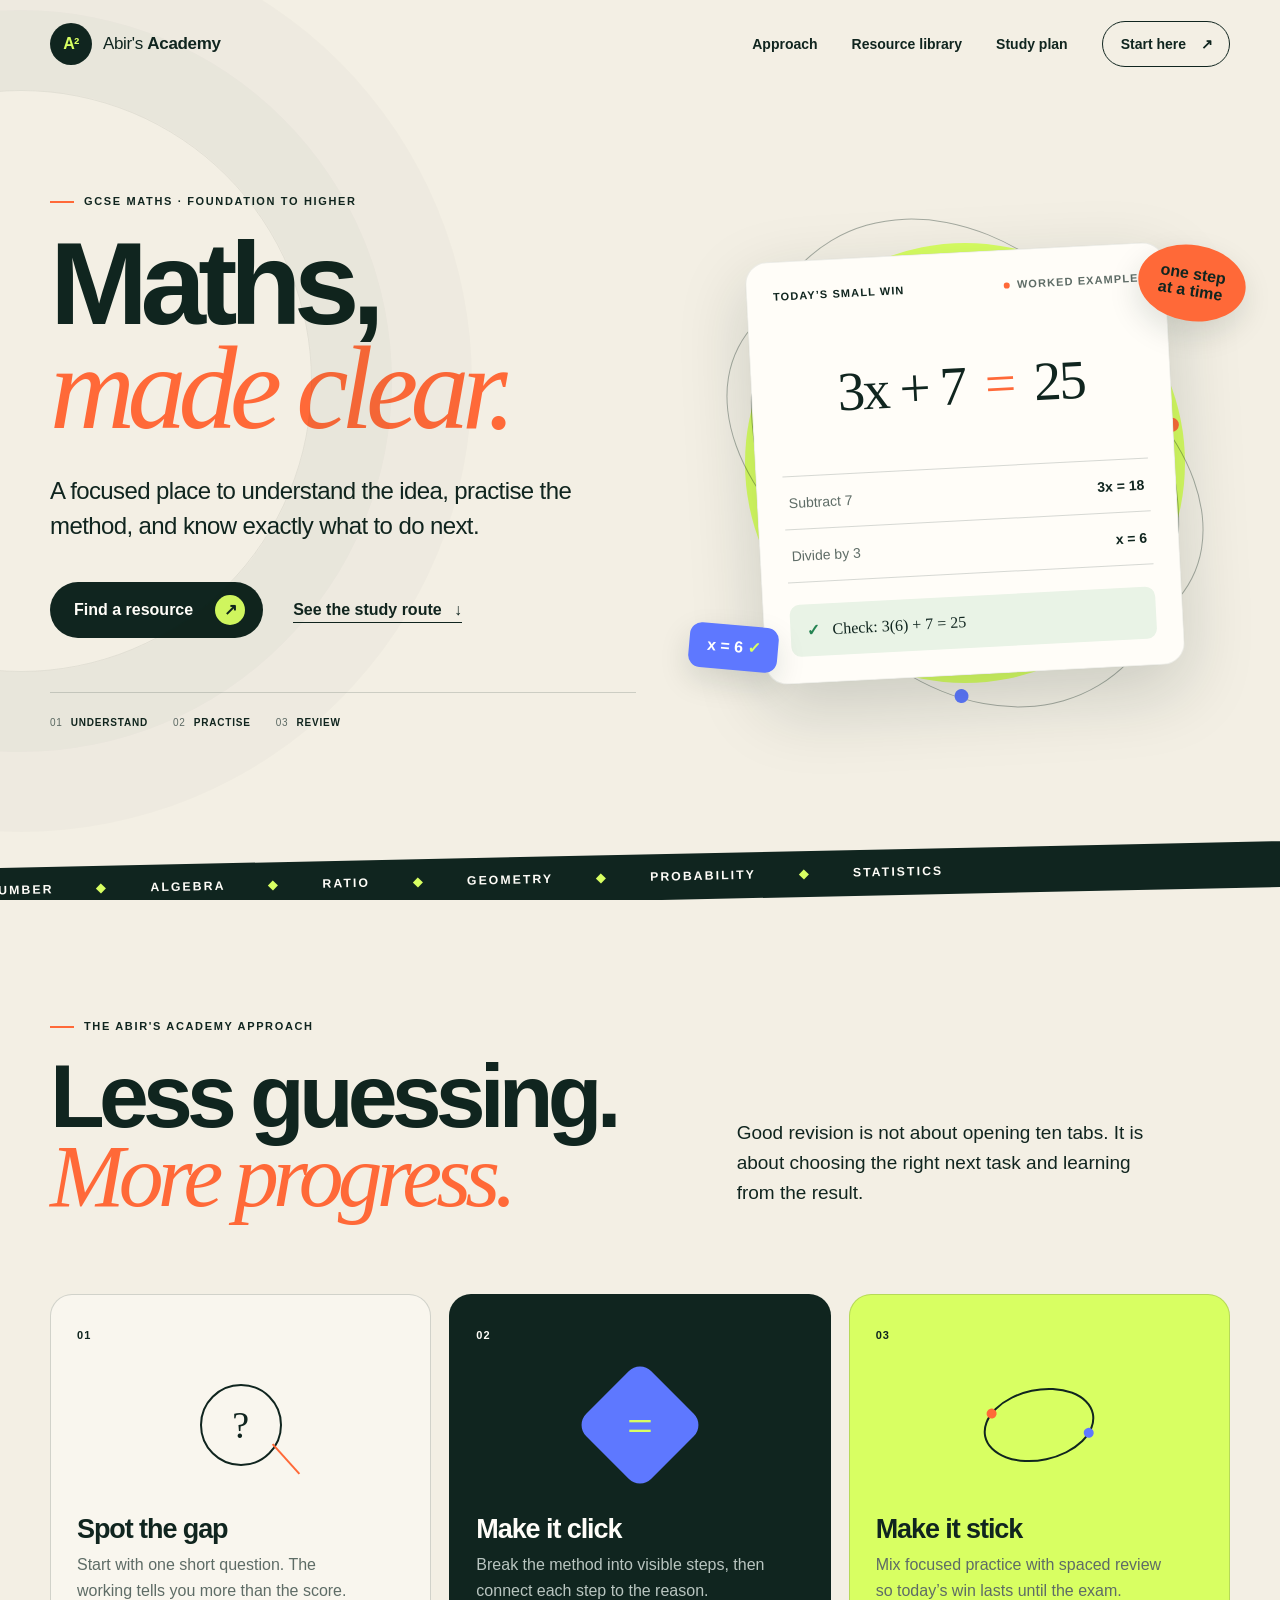
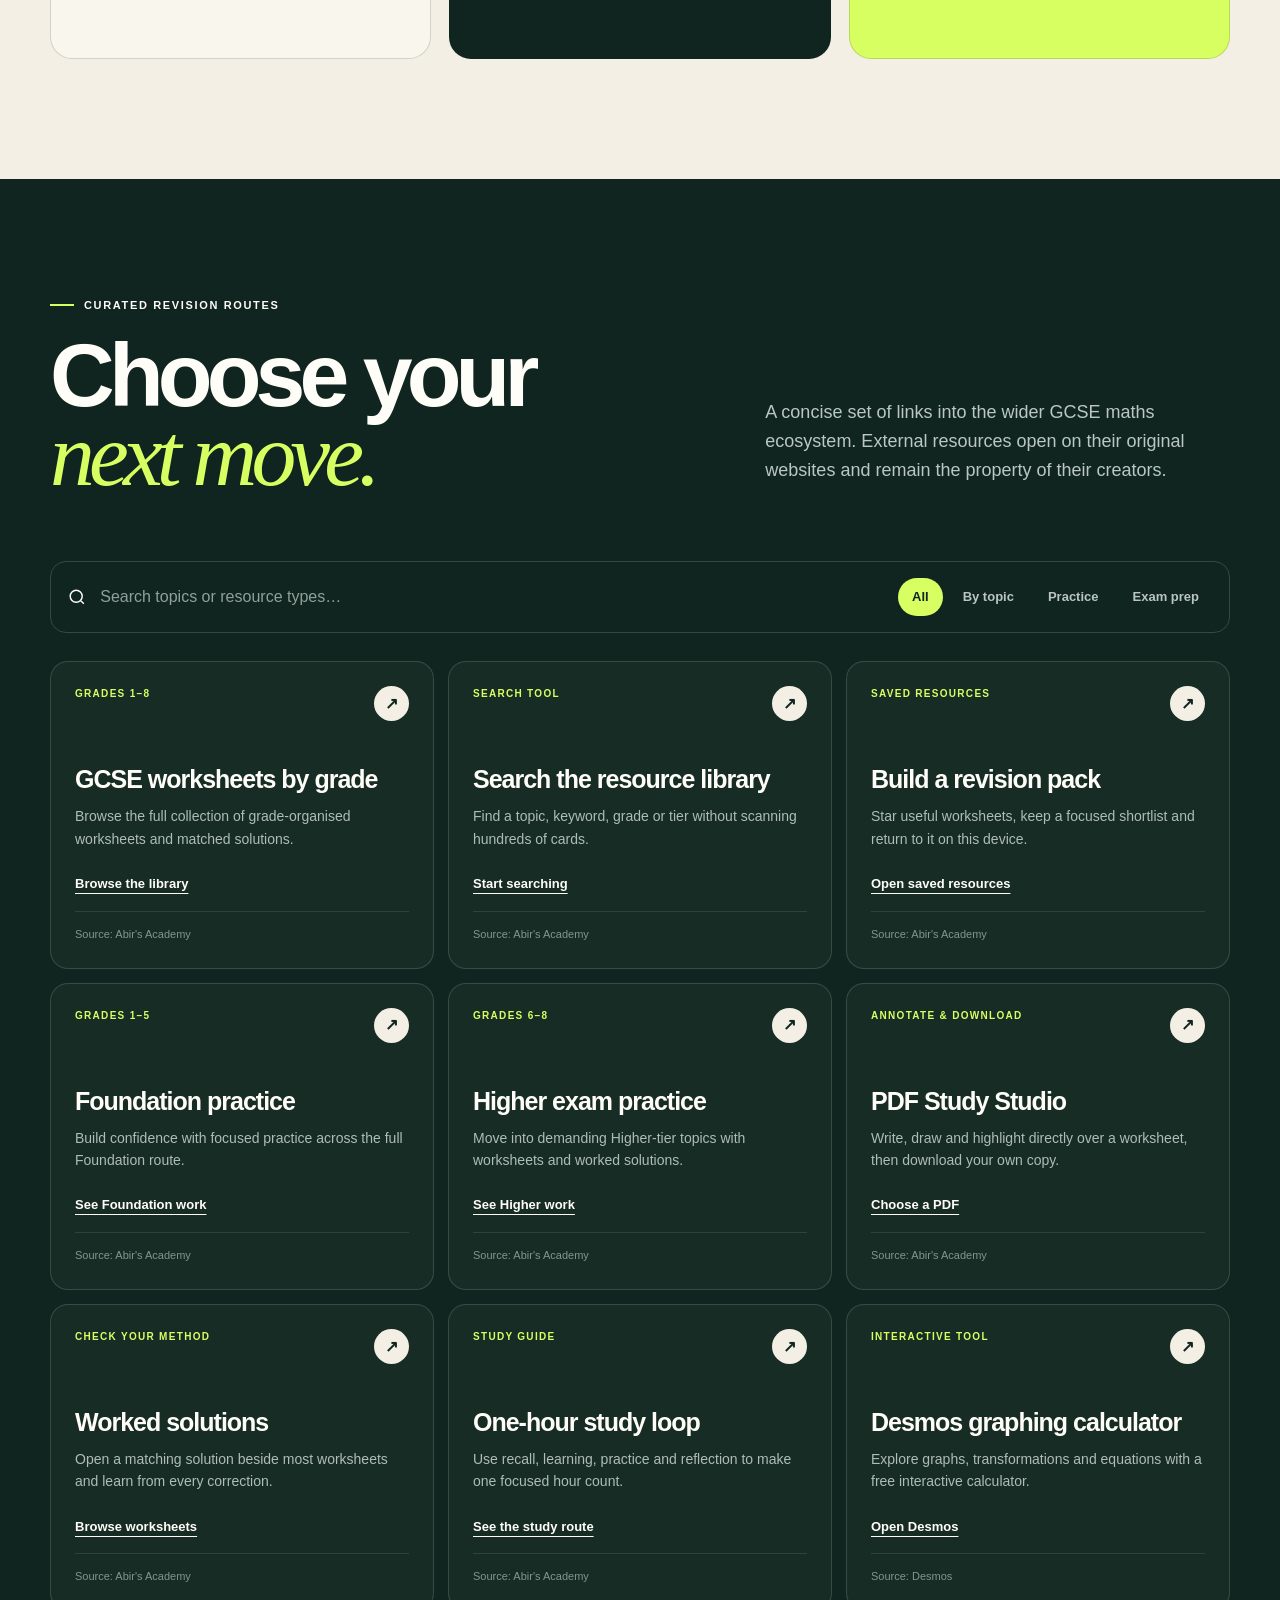
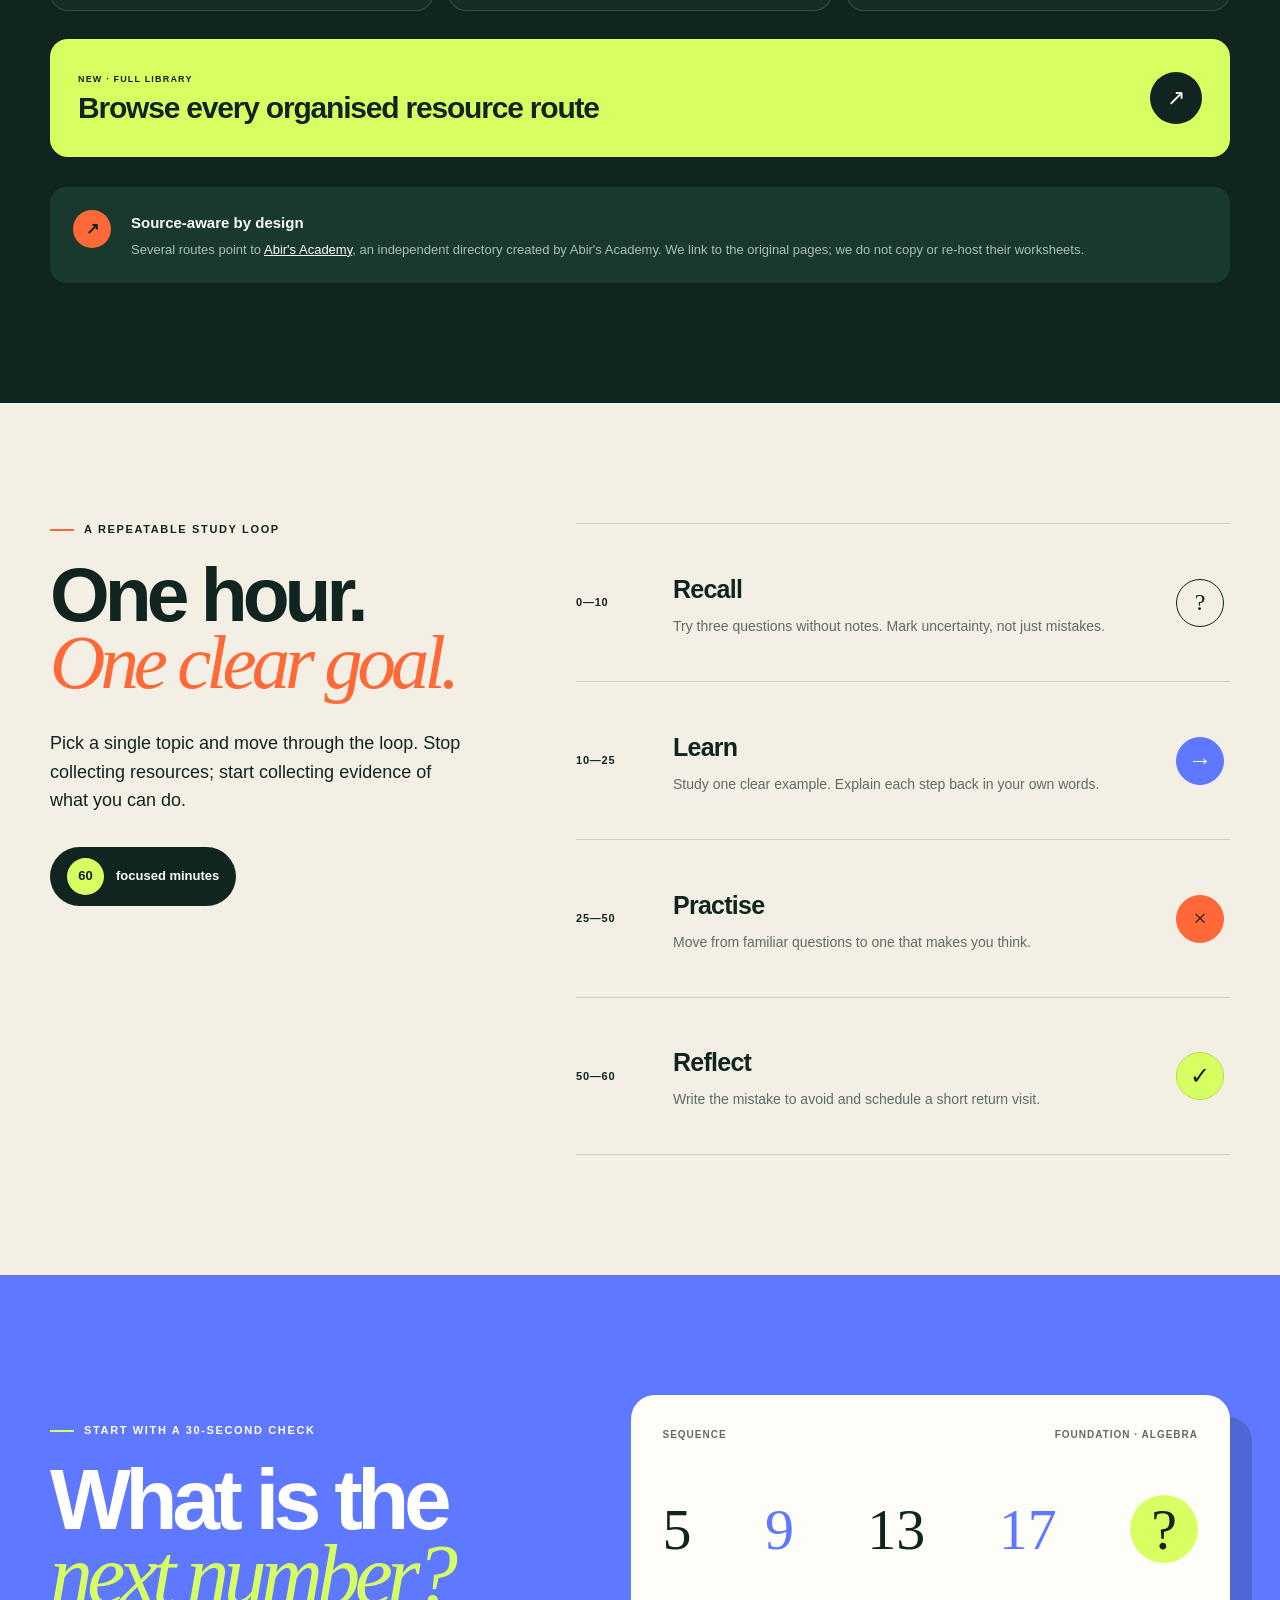
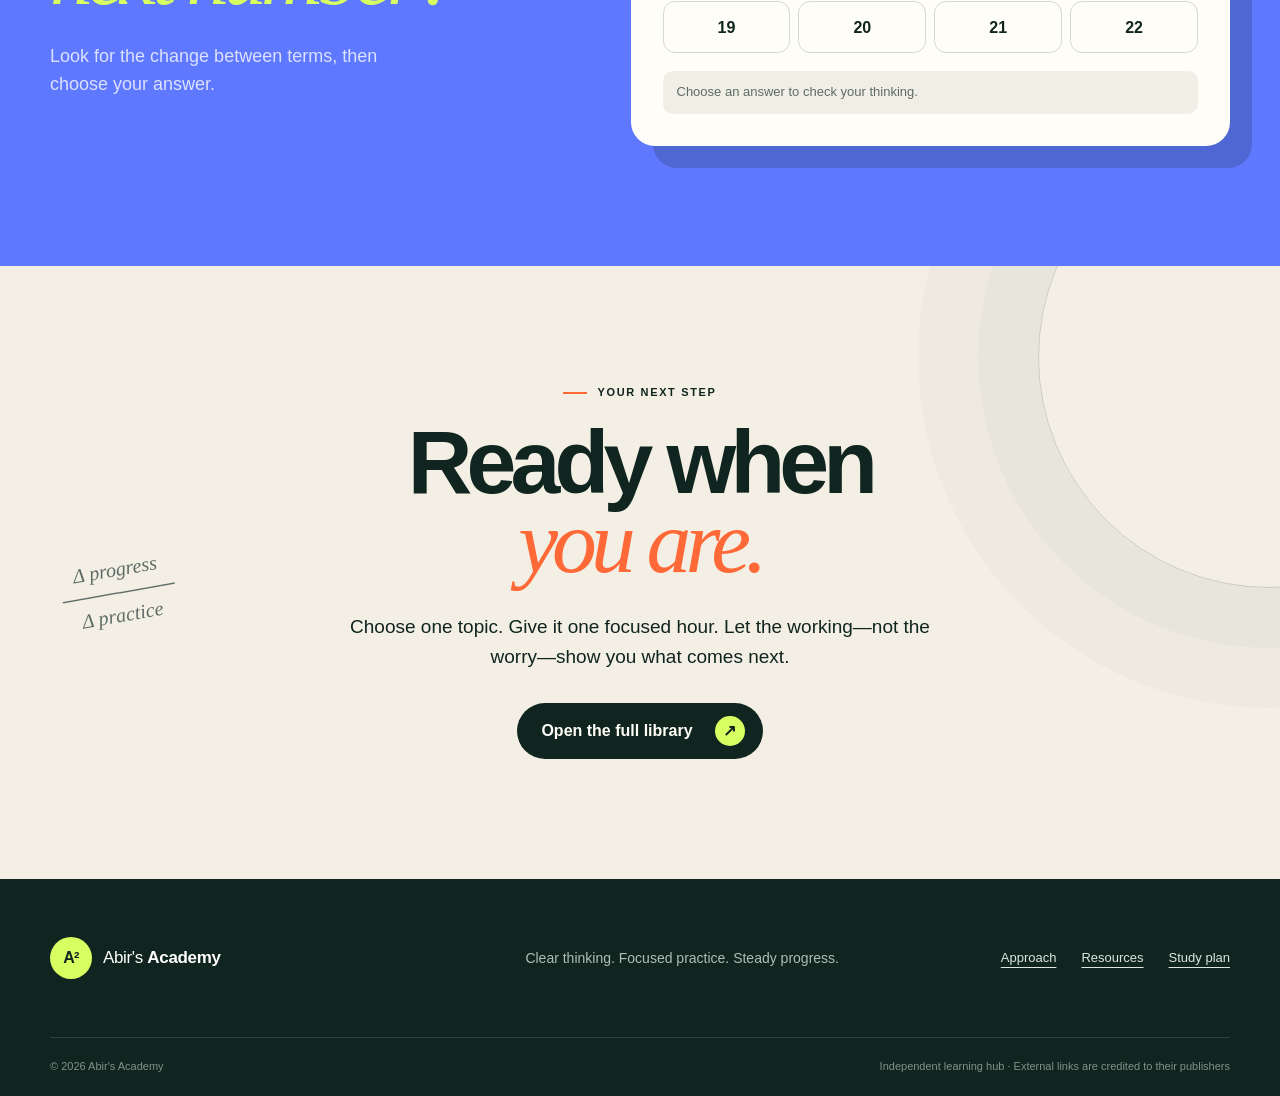
<file: index.html>
<!doctype html>
<html lang="en-GB">
  <head>
    <meta charset="UTF-8" />
    <meta name="viewport" content="width=device-width, initial-scale=1.0" />
    <meta
      name="description"
      content="Abir's Academy is a calm, focused GCSE maths learning hub with clear study routes and carefully credited revision resources."
    />
    <meta name="theme-color" content="#10251f" />
    <meta property="og:title" content="Abir's Academy — Maths, made clear" />
    <meta
      property="og:description"
      content="Clear GCSE maths study routes, focused practice, and trusted external resources."
    />
    <meta property="og:type" content="website" />
    <meta property="og:url" content="https://abirsacademy.pages.dev/" />
    <meta property="og:image" content="https://abirsacademy.pages.dev/assets/og.png" />
    <meta property="og:image:alt" content="Abir's Academy — Maths, made clear" />
    <meta name="twitter:card" content="summary_large_image" />
    <meta name="twitter:image" content="https://abirsacademy.pages.dev/assets/og.png" />
    <link rel="canonical" href="https://abirsacademy.pages.dev/" />
    <link rel="icon" href="assets/favicon.svg" type="image/svg+xml" />
    <link rel="stylesheet" href="styles.css" />
    <title>Abir's Academy — Maths, made clear</title>
  </head>
  <body>
    <a class="skip-link" href="#main">Skip to content</a>

    <header class="site-header" data-header>
      <div class="nav-wrap shell">
        <a class="brand" href="#top" aria-label="Abir's Academy home">
          <span class="brand-mark" aria-hidden="true">A²</span>
          <span class="brand-name">Abir's <strong>Academy</strong></span>
        </a>

        <button
          class="menu-toggle"
          type="button"
          aria-expanded="false"
          aria-controls="site-nav"
          data-menu-toggle
        >
          <span></span><span></span><span></span>
          <span class="sr-only">Open navigation</span>
        </button>

        <nav id="site-nav" class="site-nav" aria-label="Primary navigation" data-nav>
          <a href="#approach">Approach</a>
          <a href="library.html">Resource library</a>
          <a href="#study-plan">Study plan</a>
          <a class="nav-cta" href="#start">Start here <span aria-hidden="true">↗</span></a>
        </nav>
      </div>
    </header>

    <main id="main">
      <section class="hero" id="top">
        <div class="hero-grid shell">
          <div class="hero-copy reveal">
            <p class="eyebrow"><span></span> GCSE maths · Foundation to Higher</p>
            <h1>Maths,<br /><em>made clear.</em></h1>
            <p class="hero-lede">
              A focused place to understand the idea, practise the method, and know exactly
              what to do next.
            </p>
            <div class="hero-actions">
              <a class="button button-primary" href="library.html">Find a resource <span>↗</span></a>
              <a class="text-link" href="#study-plan">See the study route <span>↓</span></a>
            </div>
            <div class="hero-proof" aria-label="Learning principles">
              <span>01 <strong>Understand</strong></span>
              <span>02 <strong>Practise</strong></span>
              <span>03 <strong>Review</strong></span>
            </div>
          </div>

          <div class="hero-visual reveal" aria-label="A worked algebra problem">
            <div class="orbit orbit-one"></div>
            <div class="orbit orbit-two"></div>
            <div class="math-card">
              <div class="math-card-top">
                <span>Today’s small win</span>
                <span class="status-dot">worked example</span>
              </div>
              <div class="equation" aria-label="Solve three x plus seven equals twenty five">
                <span>3x + 7</span><span class="equals">=</span><span>25</span>
              </div>
              <ol class="working">
                <li><span>Subtract 7</span><strong>3x = 18</strong></li>
                <li><span>Divide by 3</span><strong>x = 6</strong></li>
              </ol>
              <div class="check-line"><span>✓</span> Check: 3(6) + 7 = 25</div>
            </div>
            <div class="floating-note note-one">one step<br />at a time</div>
            <div class="floating-note note-two">x = 6 <span>✓</span></div>
          </div>
        </div>
        <div class="hero-ticker" aria-hidden="true">
          <div>
            <span>NUMBER</span><i>◆</i><span>ALGEBRA</span><i>◆</i><span>RATIO</span><i>◆</i>
            <span>GEOMETRY</span><i>◆</i><span>PROBABILITY</span><i>◆</i><span>STATISTICS</span>
          </div>
        </div>
      </section>

      <section class="approach section shell" id="approach">
        <div class="section-heading reveal">
          <p class="eyebrow"><span></span> The Abir's Academy approach</p>
          <h2>Less guessing.<br /><em>More progress.</em></h2>
          <p>
            Good revision is not about opening ten tabs. It is about choosing the right next
            task and learning from the result.
          </p>
        </div>

        <div class="method-grid">
          <article class="method-card reveal">
            <span class="method-number">01</span>
            <div class="method-icon icon-diagnose" aria-hidden="true"><span></span></div>
            <h3>Spot the gap</h3>
            <p>Start with one short question. The working tells you more than the score.</p>
          </article>
          <article class="method-card reveal">
            <span class="method-number">02</span>
            <div class="method-icon icon-understand" aria-hidden="true"><span></span></div>
            <h3>Make it click</h3>
            <p>Break the method into visible steps, then connect each step to the reason.</p>
          </article>
          <article class="method-card reveal">
            <span class="method-number">03</span>
            <div class="method-icon icon-practise" aria-hidden="true"><span></span></div>
            <h3>Make it stick</h3>
            <p>Mix focused practice with spaced review so today’s win lasts until the exam.</p>
          </article>
        </div>
      </section>

      <section class="resources section" id="resources">
        <div class="shell">
          <div class="resources-heading reveal">
            <div>
              <p class="eyebrow eyebrow-light"><span></span> Curated revision routes</p>
              <h2>Choose your<br /><em>next move.</em></h2>
            </div>
            <p>
              A concise set of links into the wider GCSE maths ecosystem. External resources
              open on their original websites and remain the property of their creators.
            </p>
          </div>

          <div class="resource-controls reveal" aria-label="Filter resources">
            <label class="search-box">
              <span class="sr-only">Search resources</span>
              <svg viewBox="0 0 24 24" aria-hidden="true"><path d="m21 21-4.4-4.4m2.4-5.1a7.5 7.5 0 1 1-15 0 7.5 7.5 0 0 1 15 0Z" /></svg>
              <input type="search" placeholder="Search topics or resource types…" data-search />
            </label>
            <div class="filter-group" role="group" aria-label="Resource category">
              <button class="filter is-active" type="button" data-filter="all">All</button>
              <button class="filter" type="button" data-filter="topic">By topic</button>
              <button class="filter" type="button" data-filter="practice">Practice</button>
              <button class="filter" type="button" data-filter="exam">Exam prep</button>
            </div>
          </div>

          <div class="resource-grid" data-resource-grid aria-live="polite"></div>
          <p class="empty-state" data-empty hidden>No matching resources yet. Try a broader search.</p>

          <a class="library-cta reveal" href="library.html">
            <span>
              <small>New · full library</small>
              <strong>Browse every organised resource route</strong>
            </span>
            <i aria-hidden="true">↗</i>
          </a>

          <div class="credit-note reveal">
            <span class="credit-mark" aria-hidden="true">↗</span>
            <div>
              <strong>Source-aware by design</strong>
              <p>
                Several routes point to <a href="https://www.abirsacademy.pages.dev/" target="_blank" rel="noopener noreferrer">Abir's Academy</a>,
                an independent directory created by Abir's Academy. We link to the original
                pages; we do not copy or re-host their worksheets.
              </p>
            </div>
          </div>
        </div>
      </section>

      <section class="study section shell" id="study-plan">
        <div class="study-layout">
          <div class="study-intro reveal">
            <p class="eyebrow"><span></span> A repeatable study loop</p>
            <h2>One hour.<br /><em>One clear goal.</em></h2>
            <p>
              Pick a single topic and move through the loop. Stop collecting resources;
              start collecting evidence of what you can do.
            </p>
            <div class="time-chip"><span>60</span> focused minutes</div>
          </div>

          <ol class="timeline">
            <li class="reveal">
              <span class="time">0—10</span>
              <div><h3>Recall</h3><p>Try three questions without notes. Mark uncertainty, not just mistakes.</p></div>
              <span class="timeline-icon" aria-hidden="true">?</span>
            </li>
            <li class="reveal">
              <span class="time">10—25</span>
              <div><h3>Learn</h3><p>Study one clear example. Explain each step back in your own words.</p></div>
              <span class="timeline-icon" aria-hidden="true">→</span>
            </li>
            <li class="reveal">
              <span class="time">25—50</span>
              <div><h3>Practise</h3><p>Move from familiar questions to one that makes you think.</p></div>
              <span class="timeline-icon" aria-hidden="true">×</span>
            </li>
            <li class="reveal">
              <span class="time">50—60</span>
              <div><h3>Reflect</h3><p>Write the mistake to avoid and schedule a short return visit.</p></div>
              <span class="timeline-icon" aria-hidden="true">✓</span>
            </li>
          </ol>
        </div>
      </section>

      <section class="quick-check section" id="start">
        <div class="shell check-layout">
          <div class="check-copy reveal">
            <p class="eyebrow eyebrow-light"><span></span> Start with a 30-second check</p>
            <h2>What is the<br /><em>next number?</em></h2>
            <p>Look for the change between terms, then choose your answer.</p>
          </div>
          <div class="quiz-card reveal" data-quiz>
            <div class="quiz-meta"><span>Sequence</span><span>Foundation · Algebra</span></div>
            <p class="sequence" aria-label="Five, nine, thirteen, seventeen, what comes next?">
              5 <span>9</span> 13 <span>17</span> <strong>?</strong>
            </p>
            <div class="answers" role="group" aria-label="Choose an answer">
              <button type="button" data-answer="19">19</button>
              <button type="button" data-answer="20">20</button>
              <button type="button" data-answer="21">21</button>
              <button type="button" data-answer="22">22</button>
            </div>
            <div class="feedback" data-feedback aria-live="polite">
              <span>Choose an answer to check your thinking.</span>
            </div>
          </div>
        </div>
      </section>

      <section class="closing section">
        <div class="closing-inner shell reveal">
          <p class="eyebrow"><span></span> Your next step</p>
          <h2>Ready when<br /><em>you are.</em></h2>
          <p>Choose one topic. Give it one focused hour. Let the working—not the worry—show you what comes next.</p>
          <a class="button button-primary" href="library.html">Open the full library <span>↗</span></a>
          <span class="closing-formula" aria-hidden="true">Δ progress<br />────────<br />Δ practice</span>
        </div>
      </section>
    </main>

    <footer class="site-footer">
      <div class="footer-top shell">
        <a class="brand brand-footer" href="#top">
          <span class="brand-mark">A²</span>
          <span class="brand-name">Abir's <strong>Academy</strong></span>
        </a>
        <p>Clear thinking. Focused practice. Steady progress.</p>
        <nav aria-label="Footer navigation">
          <a href="#approach">Approach</a>
          <a href="library.html">Resources</a>
          <a href="#study-plan">Study plan</a>
        </nav>
      </div>
      <div class="footer-bottom shell">
        <span>© <span data-year></span> Abir's Academy</span>
        <span>Independent learning hub · External links are credited to their publishers</span>
      </div>
    </footer>

    <script src="app.js?v=5" defer></script>
  </body>
</html>
</file>
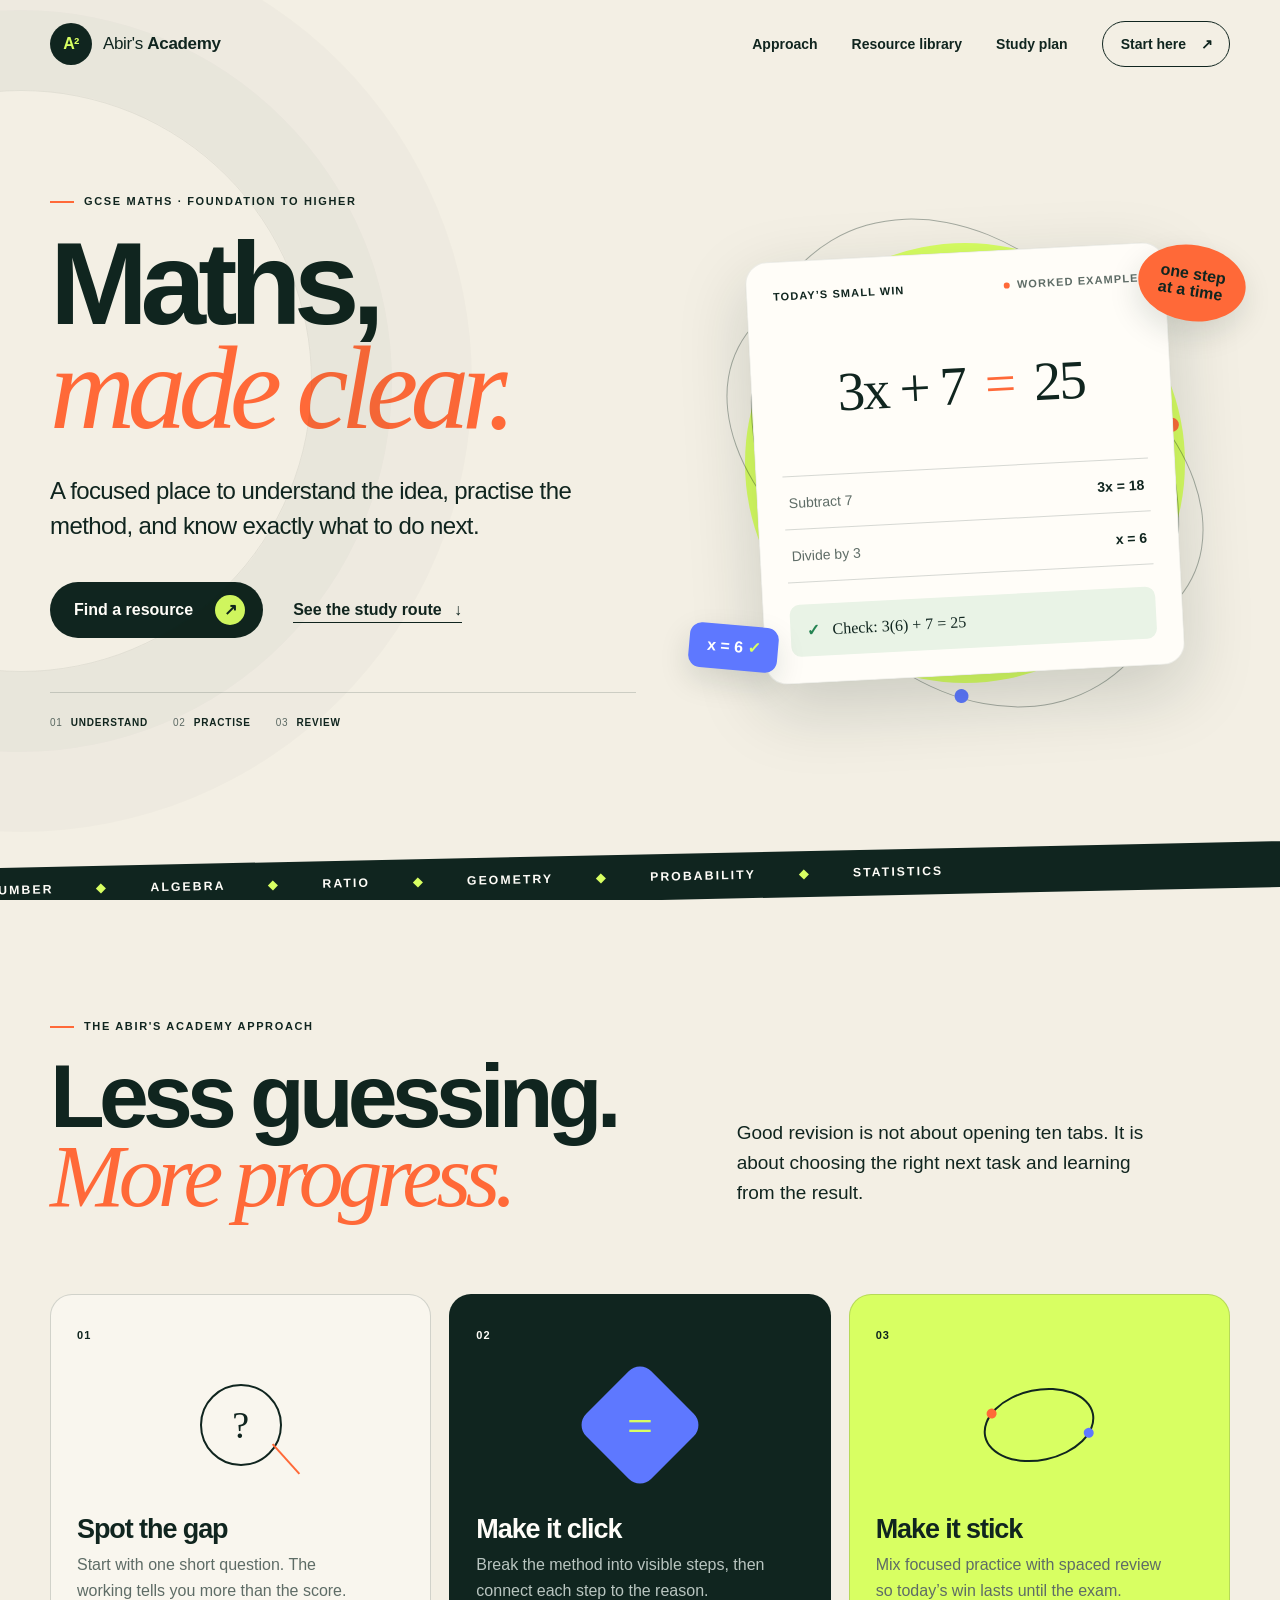
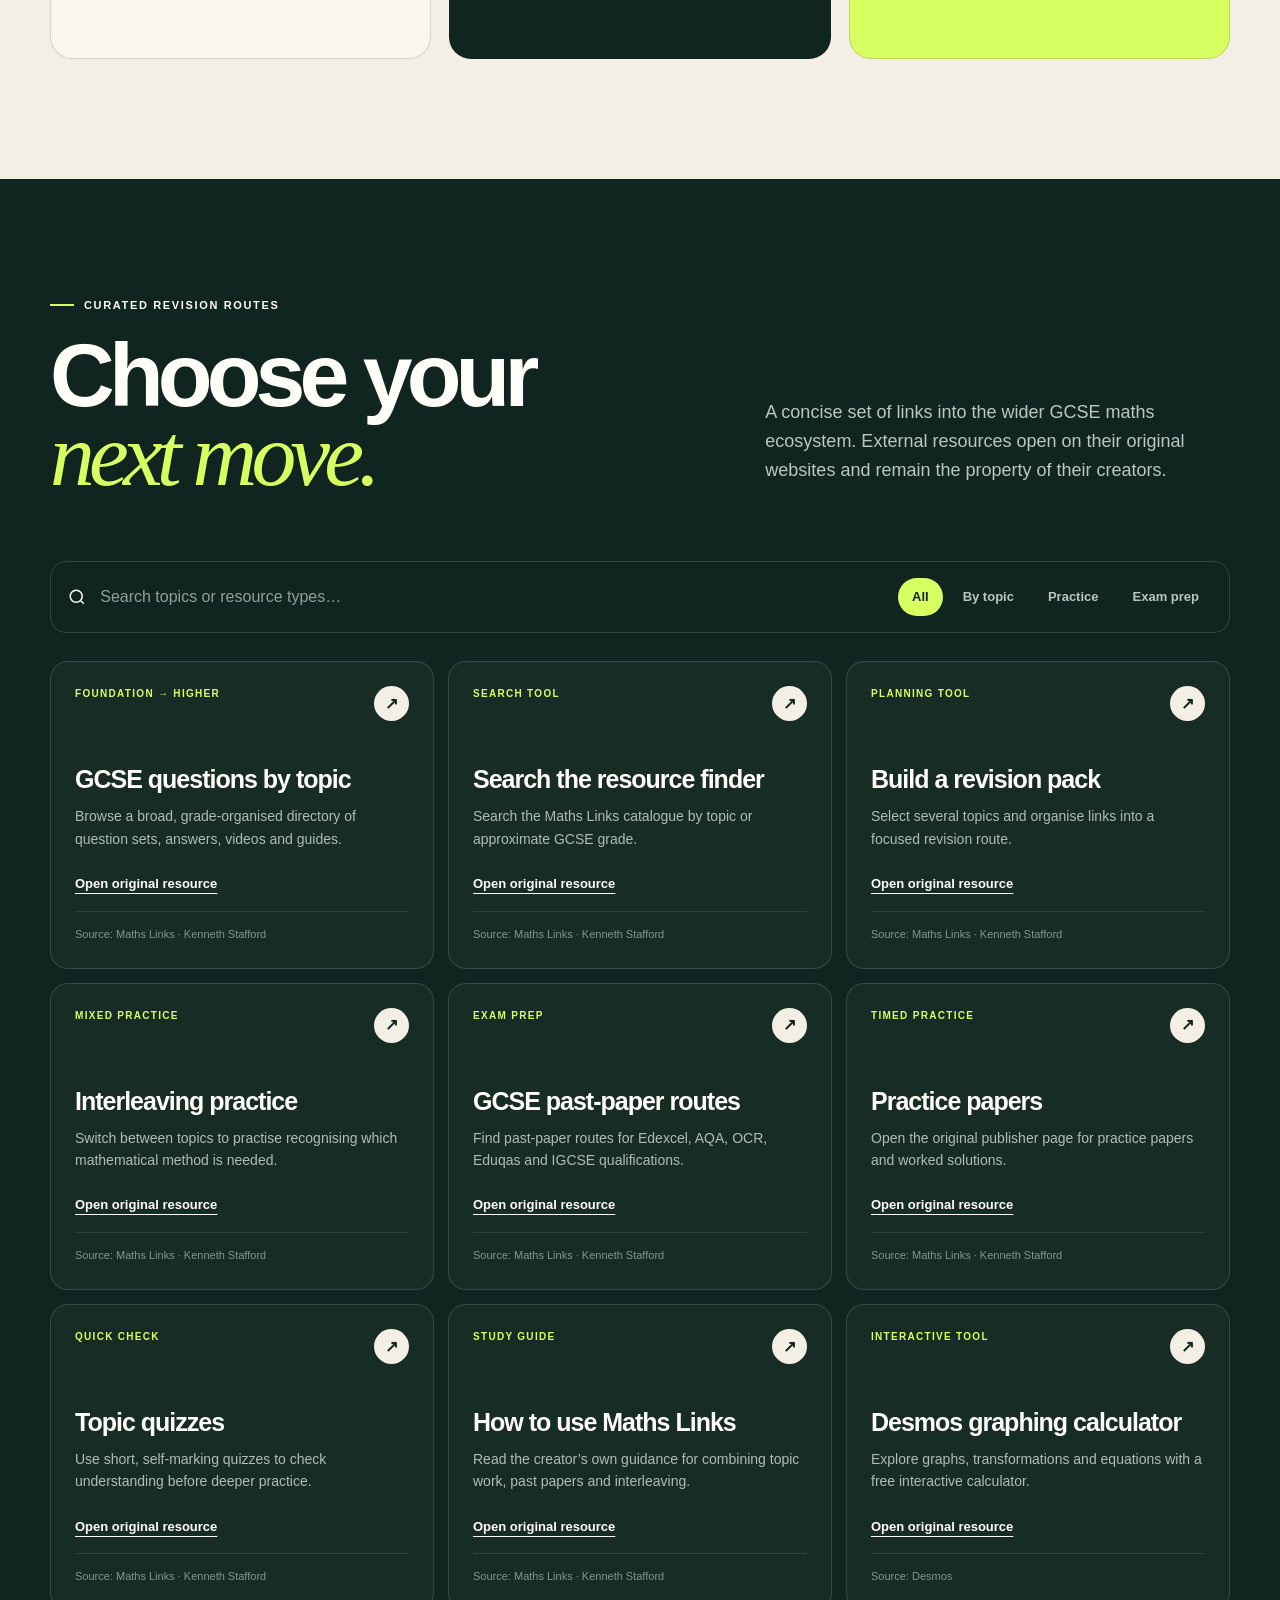
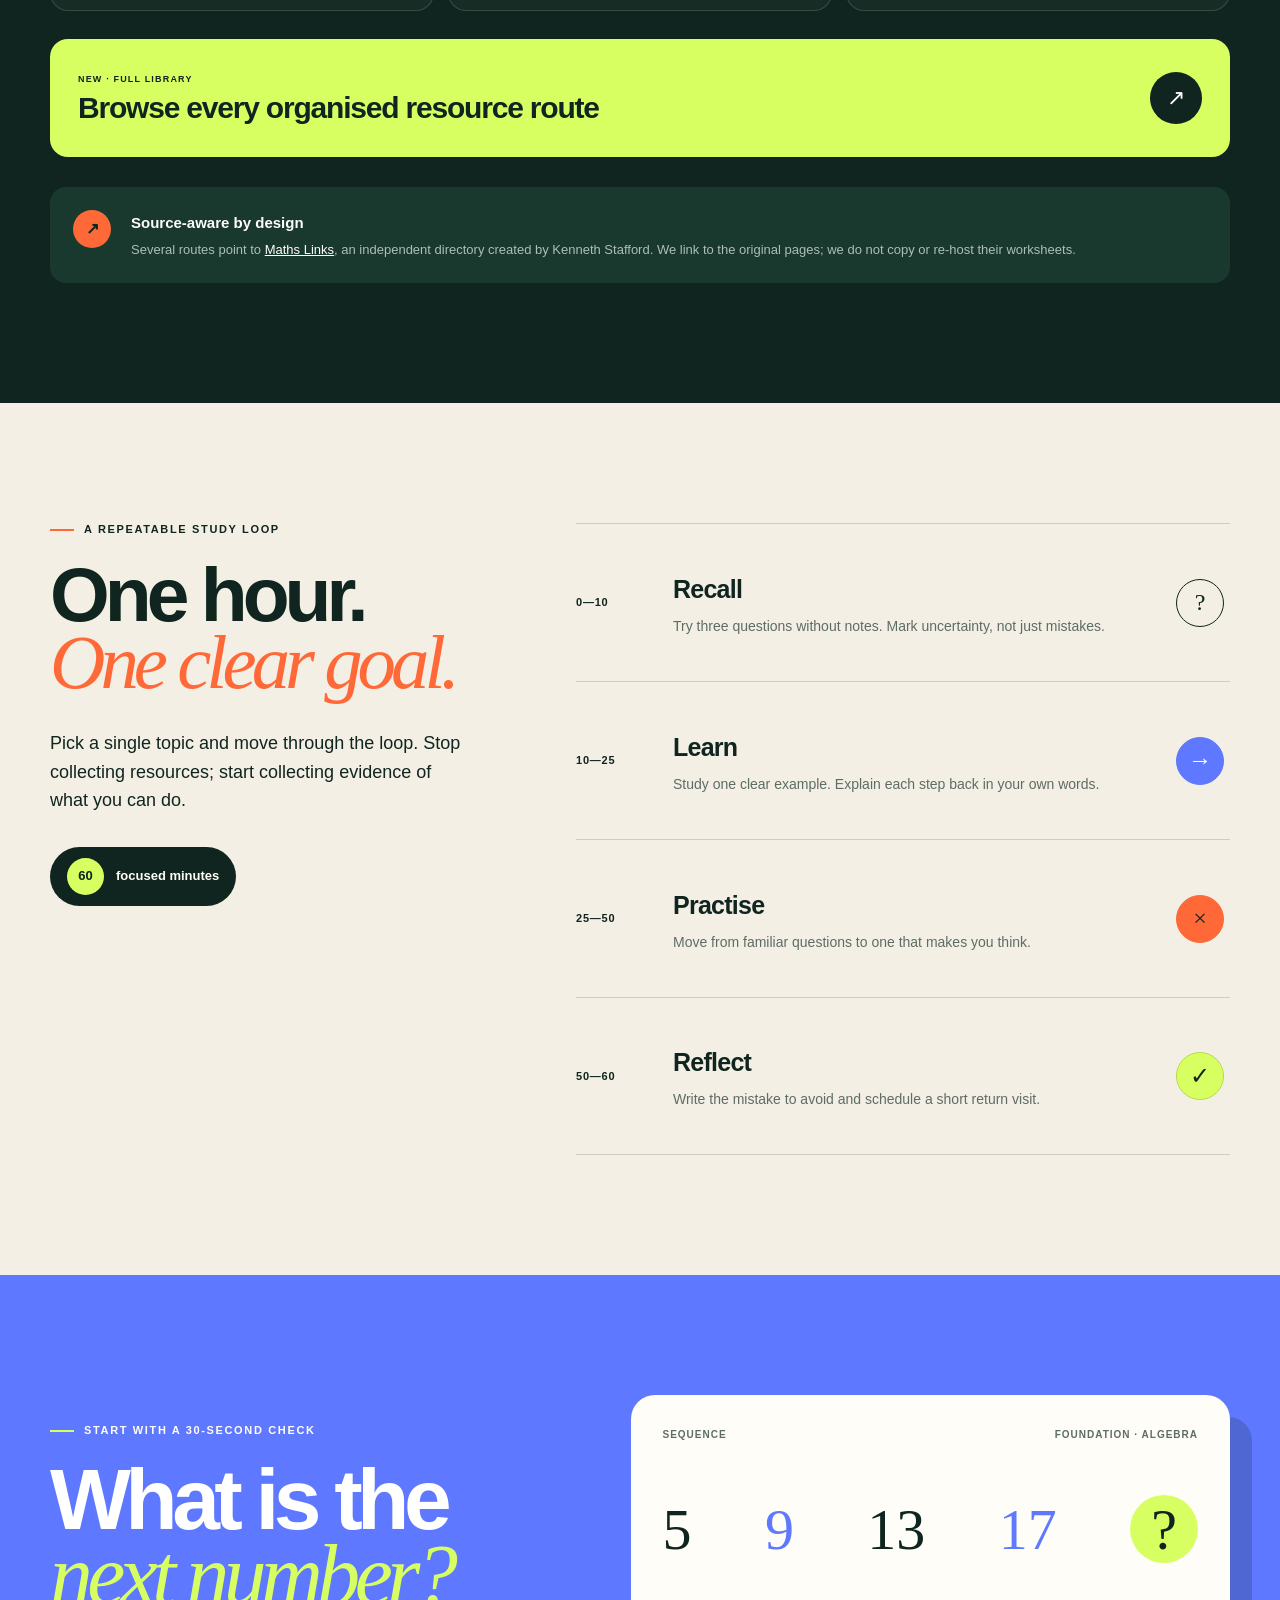
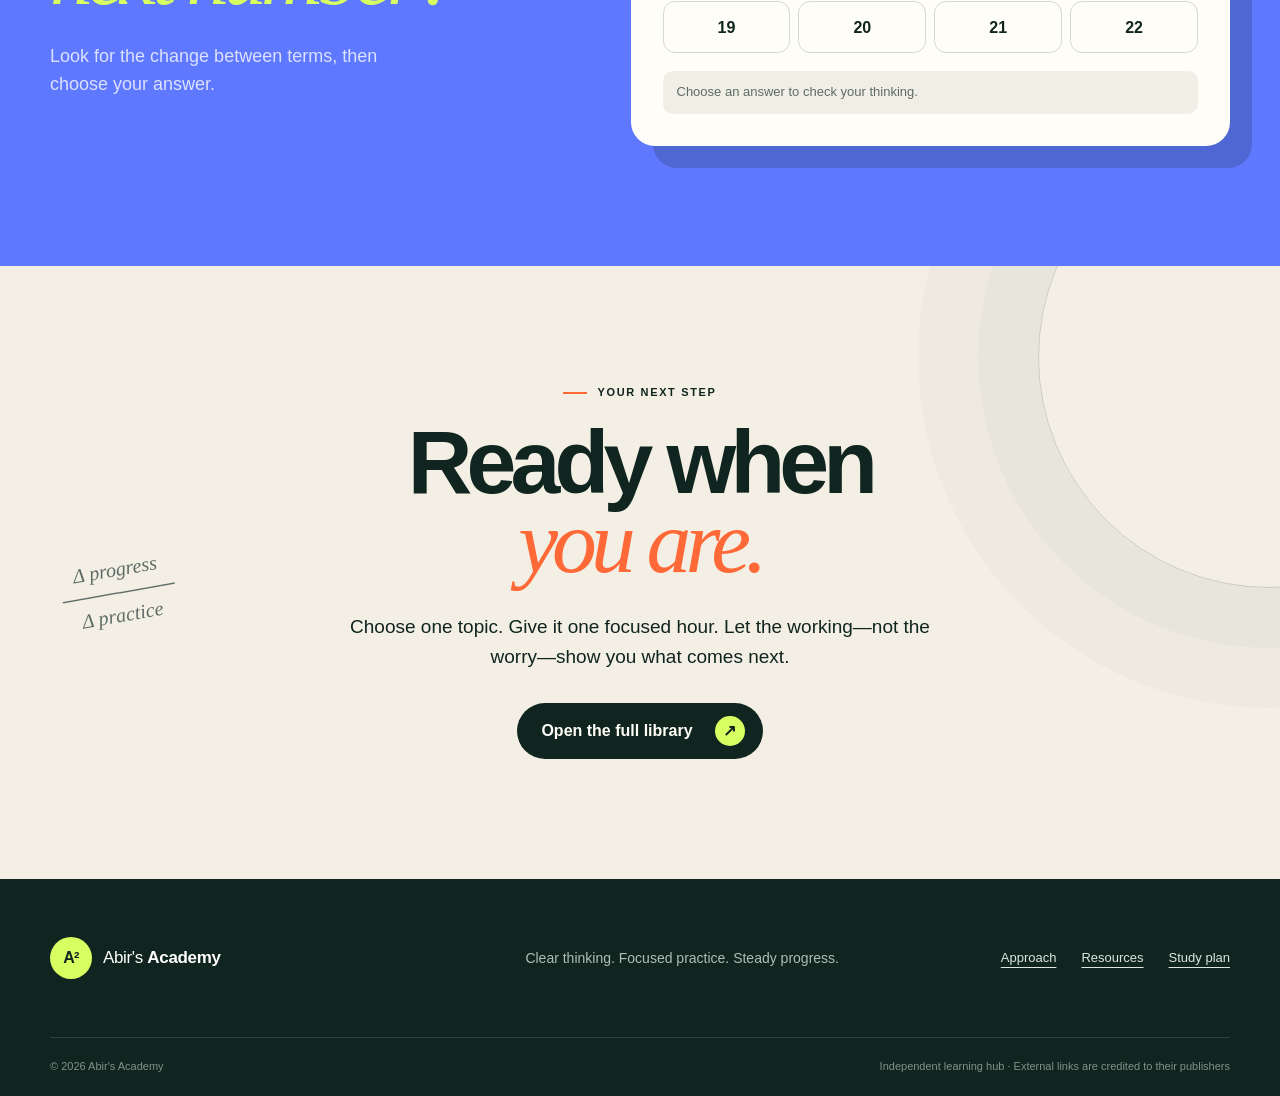
<file: client/archive_temp/index.html>
<!doctype html>
<html lang="en-GB">
  <head>
    <meta charset="UTF-8" />
    <meta name="viewport" content="width=device-width, initial-scale=1.0" />
    <meta
      name="description"
      content="Abir's Academy is a calm, focused GCSE maths learning hub with clear study routes and carefully credited revision resources."
    />
    <meta name="theme-color" content="#10251f" />
    <meta property="og:title" content="Abir's Academy — Maths, made clear" />
    <meta
      property="og:description"
      content="Clear GCSE maths study routes, focused practice, and trusted external resources."
    />
    <meta property="og:type" content="website" />
    <meta property="og:url" content="https://abirsacademy.pages.dev/" />
    <meta property="og:image" content="https://abirsacademy.pages.dev/assets/og.png" />
    <meta property="og:image:alt" content="Abir's Academy — Maths, made clear" />
    <meta name="twitter:card" content="summary_large_image" />
    <meta name="twitter:image" content="https://abirsacademy.pages.dev/assets/og.png" />
    <link rel="canonical" href="https://abirsacademy.pages.dev/" />
    <link rel="icon" href="assets/favicon.svg" type="image/svg+xml" />
    <link rel="stylesheet" href="styles.css" />
    <title>Abir's Academy — Maths, made clear</title>
  </head>
  <body>
    <a class="skip-link" href="#main">Skip to content</a>

    <header class="site-header" data-header>
      <div class="nav-wrap shell">
        <a class="brand" href="#top" aria-label="Abir's Academy home">
          <span class="brand-mark" aria-hidden="true">A²</span>
          <span class="brand-name">Abir's <strong>Academy</strong></span>
        </a>

        <button
          class="menu-toggle"
          type="button"
          aria-expanded="false"
          aria-controls="site-nav"
          data-menu-toggle
        >
          <span></span><span></span><span></span>
          <span class="sr-only">Open navigation</span>
        </button>

        <nav id="site-nav" class="site-nav" aria-label="Primary navigation" data-nav>
          <a href="#approach">Approach</a>
          <a href="library.html">Resource library</a>
          <a href="#study-plan">Study plan</a>
          <a class="nav-cta" href="#start">Start here <span aria-hidden="true">↗</span></a>
        </nav>
      </div>
    </header>

    <main id="main">
      <section class="hero" id="top">
        <div class="hero-grid shell">
          <div class="hero-copy reveal">
            <p class="eyebrow"><span></span> GCSE maths · Foundation to Higher</p>
            <h1>Maths,<br /><em>made clear.</em></h1>
            <p class="hero-lede">
              A focused place to understand the idea, practise the method, and know exactly
              what to do next.
            </p>
            <div class="hero-actions">
              <a class="button button-primary" href="library.html">Find a resource <span>↗</span></a>
              <a class="text-link" href="#study-plan">See the study route <span>↓</span></a>
            </div>
            <div class="hero-proof" aria-label="Learning principles">
              <span>01 <strong>Understand</strong></span>
              <span>02 <strong>Practise</strong></span>
              <span>03 <strong>Review</strong></span>
            </div>
          </div>

          <div class="hero-visual reveal" aria-label="A worked algebra problem">
            <div class="orbit orbit-one"></div>
            <div class="orbit orbit-two"></div>
            <div class="math-card">
              <div class="math-card-top">
                <span>Today’s small win</span>
                <span class="status-dot">worked example</span>
              </div>
              <div class="equation" aria-label="Solve three x plus seven equals twenty five">
                <span>3x + 7</span><span class="equals">=</span><span>25</span>
              </div>
              <ol class="working">
                <li><span>Subtract 7</span><strong>3x = 18</strong></li>
                <li><span>Divide by 3</span><strong>x = 6</strong></li>
              </ol>
              <div class="check-line"><span>✓</span> Check: 3(6) + 7 = 25</div>
            </div>
            <div class="floating-note note-one">one step<br />at a time</div>
            <div class="floating-note note-two">x = 6 <span>✓</span></div>
          </div>
        </div>
        <div class="hero-ticker" aria-hidden="true">
          <div>
            <span>NUMBER</span><i>◆</i><span>ALGEBRA</span><i>◆</i><span>RATIO</span><i>◆</i>
            <span>GEOMETRY</span><i>◆</i><span>PROBABILITY</span><i>◆</i><span>STATISTICS</span>
          </div>
        </div>
      </section>

      <section class="approach section shell" id="approach">
        <div class="section-heading reveal">
          <p class="eyebrow"><span></span> The Abir's Academy approach</p>
          <h2>Less guessing.<br /><em>More progress.</em></h2>
          <p>
            Good revision is not about opening ten tabs. It is about choosing the right next
            task and learning from the result.
          </p>
        </div>

        <div class="method-grid">
          <article class="method-card reveal">
            <span class="method-number">01</span>
            <div class="method-icon icon-diagnose" aria-hidden="true"><span></span></div>
            <h3>Spot the gap</h3>
            <p>Start with one short question. The working tells you more than the score.</p>
          </article>
          <article class="method-card reveal">
            <span class="method-number">02</span>
            <div class="method-icon icon-understand" aria-hidden="true"><span></span></div>
            <h3>Make it click</h3>
            <p>Break the method into visible steps, then connect each step to the reason.</p>
          </article>
          <article class="method-card reveal">
            <span class="method-number">03</span>
            <div class="method-icon icon-practise" aria-hidden="true"><span></span></div>
            <h3>Make it stick</h3>
            <p>Mix focused practice with spaced review so today’s win lasts until the exam.</p>
          </article>
        </div>
      </section>

      <section class="resources section" id="resources">
        <div class="shell">
          <div class="resources-heading reveal">
            <div>
              <p class="eyebrow eyebrow-light"><span></span> Curated revision routes</p>
              <h2>Choose your<br /><em>next move.</em></h2>
            </div>
            <p>
              A concise set of links into the wider GCSE maths ecosystem. External resources
              open on their original websites and remain the property of their creators.
            </p>
          </div>

          <div class="resource-controls reveal" aria-label="Filter resources">
            <label class="search-box">
              <span class="sr-only">Search resources</span>
              <svg viewBox="0 0 24 24" aria-hidden="true"><path d="m21 21-4.4-4.4m2.4-5.1a7.5 7.5 0 1 1-15 0 7.5 7.5 0 0 1 15 0Z" /></svg>
              <input type="search" placeholder="Search topics or resource types…" data-search />
            </label>
            <div class="filter-group" role="group" aria-label="Resource category">
              <button class="filter is-active" type="button" data-filter="all">All</button>
              <button class="filter" type="button" data-filter="topic">By topic</button>
              <button class="filter" type="button" data-filter="practice">Practice</button>
              <button class="filter" type="button" data-filter="exam">Exam prep</button>
            </div>
          </div>

          <div class="resource-grid" data-resource-grid aria-live="polite"></div>
          <p class="empty-state" data-empty hidden>No matching resources yet. Try a broader search.</p>

          <a class="library-cta reveal" href="library.html">
            <span>
              <small>New · full library</small>
              <strong>Browse every organised resource route</strong>
            </span>
            <i aria-hidden="true">↗</i>
          </a>

          <div class="credit-note reveal">
            <span class="credit-mark" aria-hidden="true">↗</span>
            <div>
              <strong>Source-aware by design</strong>
              <p>
                Several routes point to <a href="https://www.mathslinks.co.uk/" target="_blank" rel="noopener noreferrer">Maths Links</a>,
                an independent directory created by Kenneth Stafford. We link to the original
                pages; we do not copy or re-host their worksheets.
              </p>
            </div>
          </div>
        </div>
      </section>

      <section class="study section shell" id="study-plan">
        <div class="study-layout">
          <div class="study-intro reveal">
            <p class="eyebrow"><span></span> A repeatable study loop</p>
            <h2>One hour.<br /><em>One clear goal.</em></h2>
            <p>
              Pick a single topic and move through the loop. Stop collecting resources;
              start collecting evidence of what you can do.
            </p>
            <div class="time-chip"><span>60</span> focused minutes</div>
          </div>

          <ol class="timeline">
            <li class="reveal">
              <span class="time">0—10</span>
              <div><h3>Recall</h3><p>Try three questions without notes. Mark uncertainty, not just mistakes.</p></div>
              <span class="timeline-icon" aria-hidden="true">?</span>
            </li>
            <li class="reveal">
              <span class="time">10—25</span>
              <div><h3>Learn</h3><p>Study one clear example. Explain each step back in your own words.</p></div>
              <span class="timeline-icon" aria-hidden="true">→</span>
            </li>
            <li class="reveal">
              <span class="time">25—50</span>
              <div><h3>Practise</h3><p>Move from familiar questions to one that makes you think.</p></div>
              <span class="timeline-icon" aria-hidden="true">×</span>
            </li>
            <li class="reveal">
              <span class="time">50—60</span>
              <div><h3>Reflect</h3><p>Write the mistake to avoid and schedule a short return visit.</p></div>
              <span class="timeline-icon" aria-hidden="true">✓</span>
            </li>
          </ol>
        </div>
      </section>

      <section class="quick-check section" id="start">
        <div class="shell check-layout">
          <div class="check-copy reveal">
            <p class="eyebrow eyebrow-light"><span></span> Start with a 30-second check</p>
            <h2>What is the<br /><em>next number?</em></h2>
            <p>Look for the change between terms, then choose your answer.</p>
          </div>
          <div class="quiz-card reveal" data-quiz>
            <div class="quiz-meta"><span>Sequence</span><span>Foundation · Algebra</span></div>
            <p class="sequence" aria-label="Five, nine, thirteen, seventeen, what comes next?">
              5 <span>9</span> 13 <span>17</span> <strong>?</strong>
            </p>
            <div class="answers" role="group" aria-label="Choose an answer">
              <button type="button" data-answer="19">19</button>
              <button type="button" data-answer="20">20</button>
              <button type="button" data-answer="21">21</button>
              <button type="button" data-answer="22">22</button>
            </div>
            <div class="feedback" data-feedback aria-live="polite">
              <span>Choose an answer to check your thinking.</span>
            </div>
          </div>
        </div>
      </section>

      <section class="closing section">
        <div class="closing-inner shell reveal">
          <p class="eyebrow"><span></span> Your next step</p>
          <h2>Ready when<br /><em>you are.</em></h2>
          <p>Choose one topic. Give it one focused hour. Let the working—not the worry—show you what comes next.</p>
          <a class="button button-primary" href="library.html">Open the full library <span>↗</span></a>
          <span class="closing-formula" aria-hidden="true">Δ progress<br />────────<br />Δ practice</span>
        </div>
      </section>
    </main>

    <footer class="site-footer">
      <div class="footer-top shell">
        <a class="brand brand-footer" href="#top">
          <span class="brand-mark">A²</span>
          <span class="brand-name">Abir's <strong>Academy</strong></span>
        </a>
        <p>Clear thinking. Focused practice. Steady progress.</p>
        <nav aria-label="Footer navigation">
          <a href="#approach">Approach</a>
          <a href="library.html">Resources</a>
          <a href="#study-plan">Study plan</a>
        </nav>
      </div>
      <div class="footer-bottom shell">
        <span>© <span data-year></span> Abir's Academy</span>
        <span>Independent learning hub · External links are credited to their publishers</span>
      </div>
    </footer>

    <script src="app.js" defer></script>
  </body>
</html>
</file>
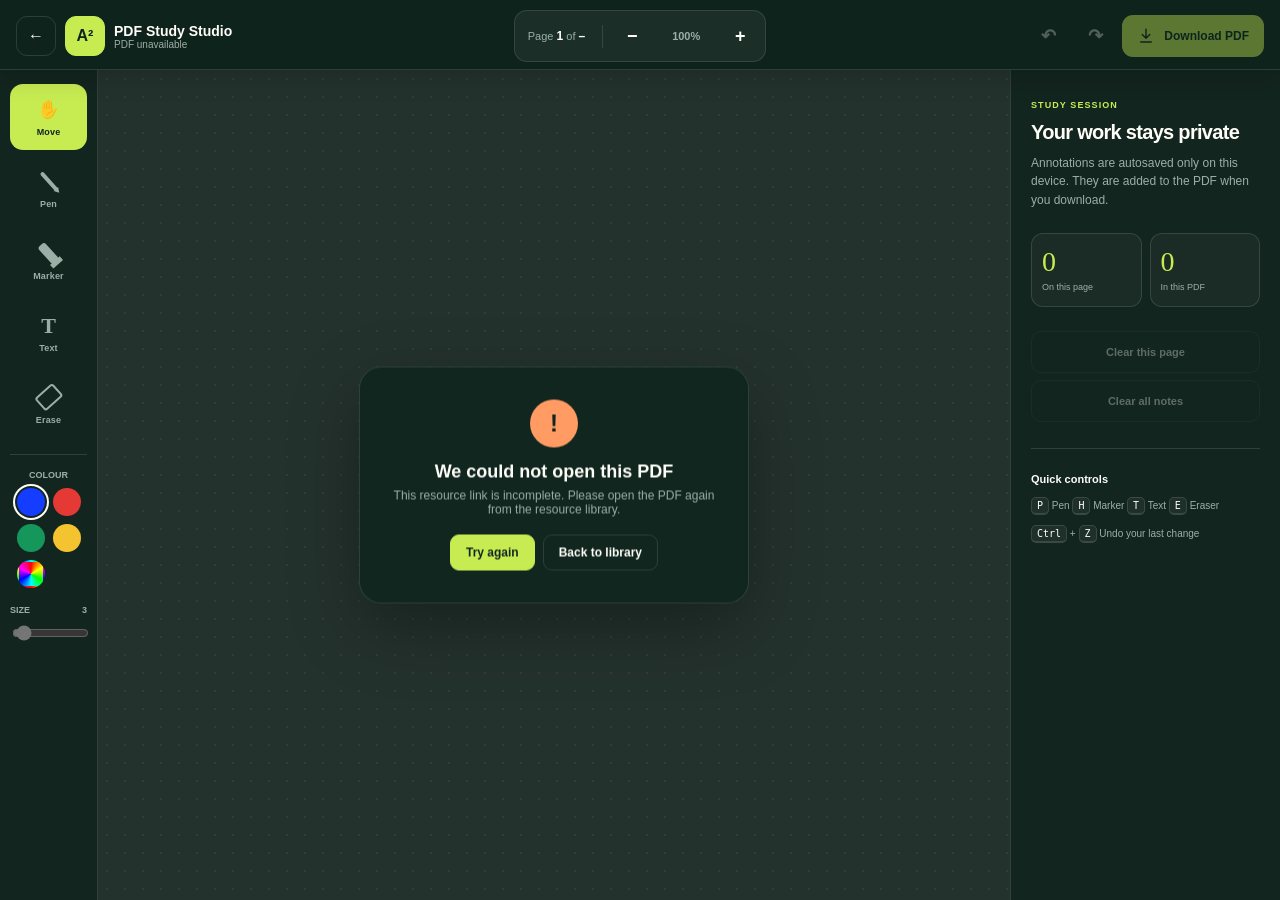
<file: pdf-studio.html>
<!doctype html>
<html lang="en-GB">
  <head>
    <meta charset="UTF-8" />
    <meta name="viewport" content="width=device-width, initial-scale=1.0, viewport-fit=cover" />
    <meta name="description" content="Read, annotate and download GCSE maths PDFs in Abir's Academy PDF Study Studio." />
    <meta name="robots" content="noindex, nofollow" />
    <meta name="theme-color" content="#10251f" />
    <title>PDF Study Studio | Abir's Academy</title>
    <link rel="icon" href="assets/favicon.svg" type="image/svg+xml" />
    <link rel="stylesheet" href="pdf-studio.css?v=3" />
  </head>
  <body class="studio-page">
    <a class="skip-link" href="#pdf-workspace">Skip to PDF</a>

    <header class="studio-header">
      <div class="studio-identity">
        <a class="back-link" href="library.html" aria-label="Back to resource library">&larr;</a>
        <a class="studio-brand" href="index.html" aria-label="Abir's Academy home">A&sup2;</a>
        <div class="document-name">
          <strong data-document-title>PDF Study Studio</strong>
          <span data-save-status>Preparing your workspace...</span>
        </div>
      </div>

      <div class="document-controls" aria-label="Document view controls">
        <span class="page-number" aria-live="polite">
          <span>Page <b data-current-page>1</b> of <b data-page-count>&ndash;</b></span>
        </span>
        <span class="control-separator" aria-hidden="true"></span>
        <button class="icon-button" type="button" data-zoom-out aria-label="Zoom out" title="Zoom out">&minus;</button>
        <button class="zoom-value" type="button" data-fit-width title="Fit page to width"><span data-zoom-value>100%</span></button>
        <button class="icon-button" type="button" data-zoom-in aria-label="Zoom in" title="Zoom in">&plus;</button>
      </div>

      <div class="studio-actions">
        <button class="icon-button" type="button" data-undo aria-label="Undo" title="Undo (Ctrl+Z)" disabled>&#8630;</button>
        <button class="icon-button" type="button" data-redo aria-label="Redo" title="Redo (Ctrl+Y)" disabled>&#8631;</button>
        <button class="download-button" type="button" data-download disabled>
          <svg viewBox="0 0 24 24" aria-hidden="true"><path d="M12 3v12m0 0 5-5m-5 5-5-5M5 20h14" /></svg>
          <span data-download-label>Download PDF</span>
        </button>
      </div>
    </header>

    <div class="studio-shell">
      <aside class="tool-panel" aria-label="Annotation tools">
        <div class="tool-group" role="group" aria-label="Choose a tool">
          <button class="tool-button is-active" type="button" data-tool="hand" aria-pressed="true" title="Move and read">
            <span class="tool-symbol" aria-hidden="true">&#9995;</span><small>Move</small>
          </button>
          <button class="tool-button" type="button" data-tool="pen" aria-pressed="false" title="Pen (P)">
            <span class="tool-symbol tool-pen" aria-hidden="true"></span><small>Pen</small>
          </button>
          <button class="tool-button" type="button" data-tool="marker" aria-pressed="false" title="Highlighter (H)">
            <span class="tool-symbol tool-marker" aria-hidden="true"></span><small>Marker</small>
          </button>
          <button class="tool-button" type="button" data-tool="text" aria-pressed="false" title="Add text (T)">
            <span class="tool-symbol tool-text" aria-hidden="true">T</span><small>Text</small>
          </button>
          <button class="tool-button" type="button" data-tool="eraser" aria-pressed="false" title="Eraser (E)">
            <span class="tool-symbol tool-eraser" aria-hidden="true"></span><small>Erase</small>
          </button>
        </div>

        <div class="tool-options">
          <fieldset class="colour-picker">
            <legend>Colour</legend>
            <button type="button" class="colour is-active" data-colour="#153dff" style="--swatch:#153dff" aria-label="Blue" aria-pressed="true"></button>
            <button type="button" class="colour" data-colour="#e53935" style="--swatch:#e53935" aria-label="Red" aria-pressed="false"></button>
            <button type="button" class="colour" data-colour="#15965a" style="--swatch:#15965a" aria-label="Green" aria-pressed="false"></button>
            <button type="button" class="colour" data-colour="#f4c430" style="--swatch:#f4c430" aria-label="Yellow" aria-pressed="false"></button>
            <label class="custom-colour" title="Choose another colour">
              <span class="sr-only">Custom colour</span>
              <input type="color" value="#153dff" data-custom-colour />
            </label>
          </fieldset>

          <label class="size-control">
            <span>Size <b data-size-label>3</b></span>
            <input type="range" min="1" max="30" value="3" data-tool-size />
          </label>
        </div>
      </aside>

      <main class="pdf-workspace" id="pdf-workspace" data-workspace>
        <div class="workspace-message" data-loading role="status">
          <span class="loading-mark" aria-hidden="true">A&sup2;</span>
          <strong>Opening your study workspace</strong>
          <p data-loading-detail>Loading the PDF securely...</p>
        </div>

        <div class="workspace-message workspace-error" data-pdf-error role="alert" hidden>
          <span aria-hidden="true">!</span>
          <strong>We could not open this PDF</strong>
          <p data-error-detail>Please return to the library and try the resource again.</p>
          <div>
            <button type="button" data-pdf-retry>Try again</button>
            <a href="library.html">Back to library</a>
          </div>
        </div>

        <div class="pages-container" data-pages-container hidden aria-label="PDF pages"></div>
      </main>

      <aside class="study-panel" data-study-panel>
        <div class="study-panel-heading">
          <span>Study session</span>
          <strong>Your work stays private</strong>
          <p>Annotations are autosaved only on this device. They are added to the PDF when you download.</p>
        </div>

        <div class="annotation-summary">
          <div><strong data-page-annotation-count>0</strong><span>On this page</span></div>
          <div><strong data-total-annotation-count>0</strong><span>In this PDF</span></div>
        </div>

        <div class="study-actions">
          <button type="button" data-clear-page disabled>Clear this page</button>
          <button type="button" data-clear-document disabled>Clear all notes</button>
        </div>

        <div class="study-tips">
          <strong>Quick controls</strong>
          <p><kbd>P</kbd> Pen <kbd>H</kbd> Marker <kbd>T</kbd> Text <kbd>E</kbd> Eraser</p>
          <p><kbd>Ctrl</kbd> + <kbd>Z</kbd> Undo your last change</p>
        </div>
      </aside>
    </div>

    <dialog class="text-dialog" data-text-dialog>
      <form method="dialog" data-text-form>
        <div class="dialog-heading">
          <div><span>Add a note</span><strong>Write on this page</strong></div>
          <button type="button" data-close-text aria-label="Close">&times;</button>
        </div>
        <label>
          <span>Your text</span>
          <textarea rows="4" maxlength="500" placeholder="Type a reminder, answer or working step..." data-text-input></textarea>
        </label>
        <div class="dialog-actions">
          <button type="button" data-cancel-text>Cancel</button>
          <button class="dialog-add" type="submit">Add to page</button>
        </div>
      </form>
    </dialog>

    <div class="studio-toast" data-studio-toast role="status" aria-live="polite" aria-atomic="true"></div>

    <script src="vendor/pdf-lib.min.js?v=1.17.1" defer></script>
    <script type="module" src="pdf-studio.js?v=3"></script>
  </body>
</html>
</file>
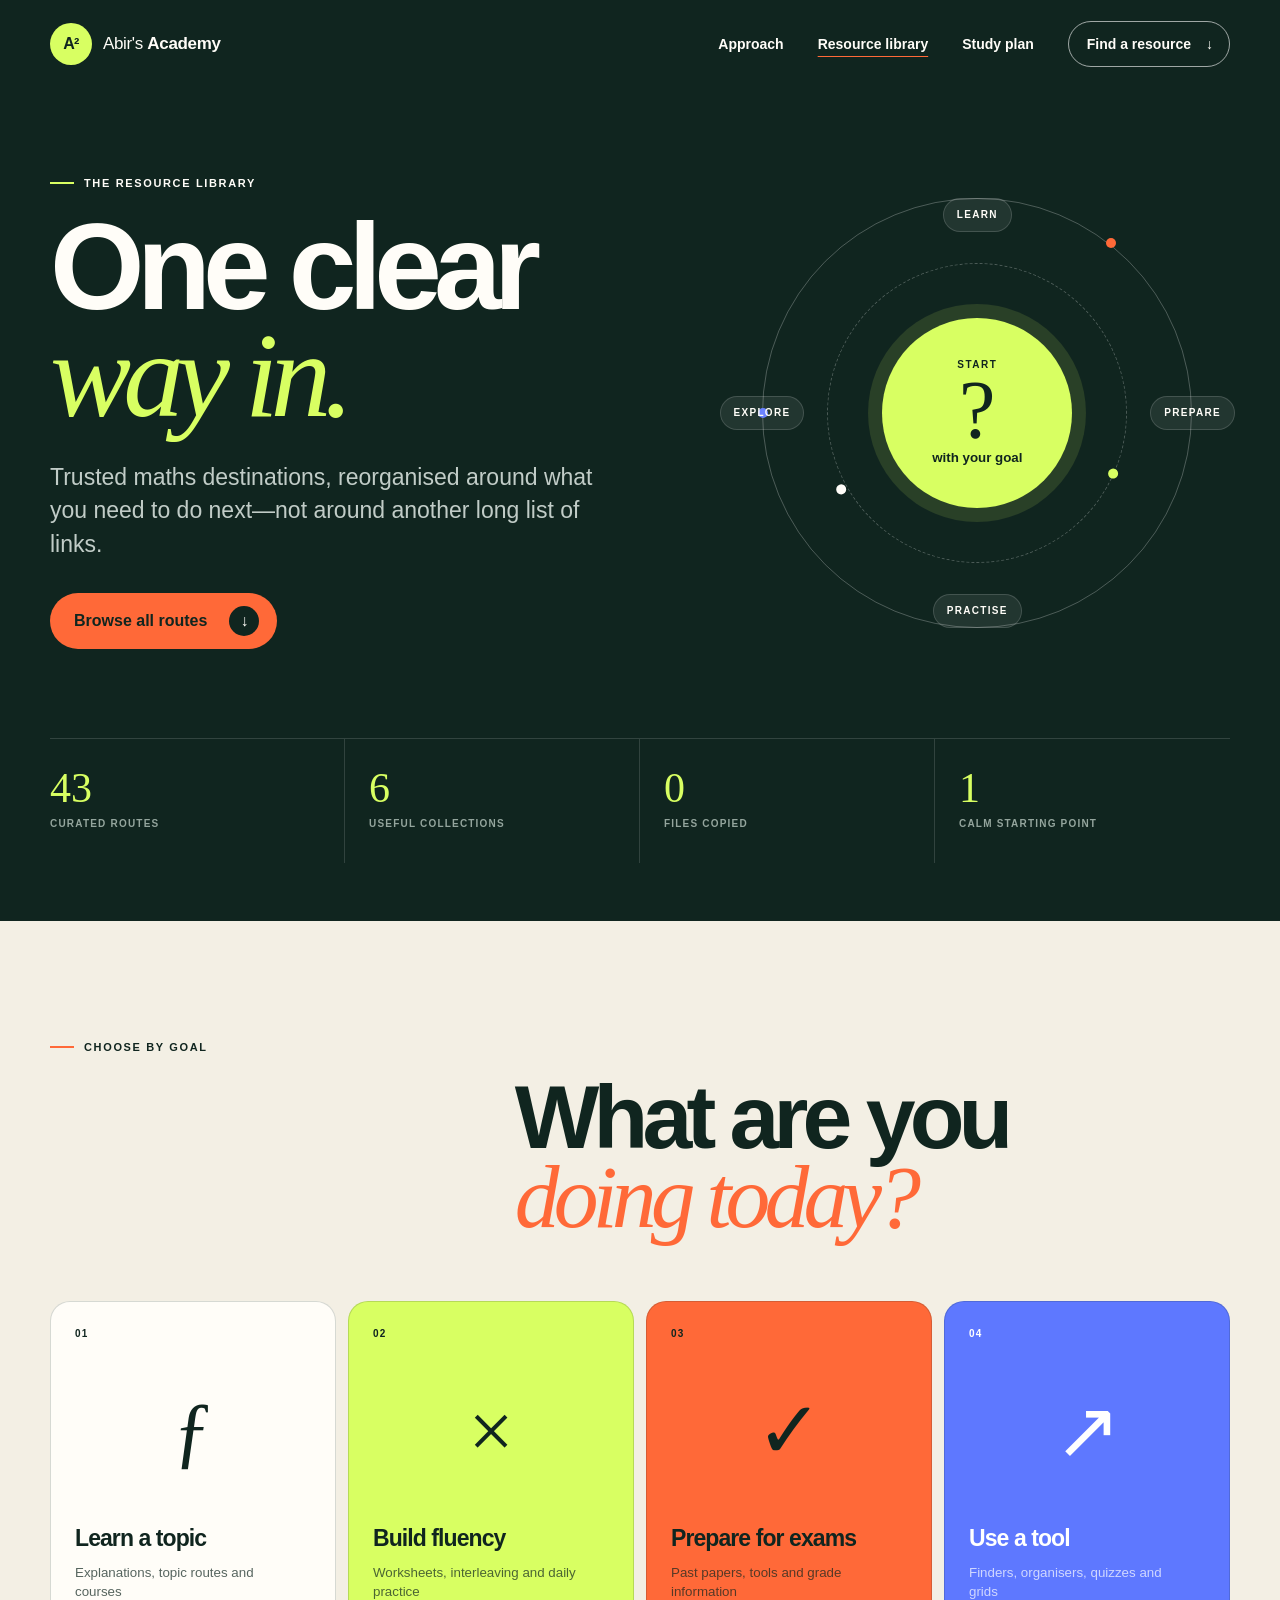
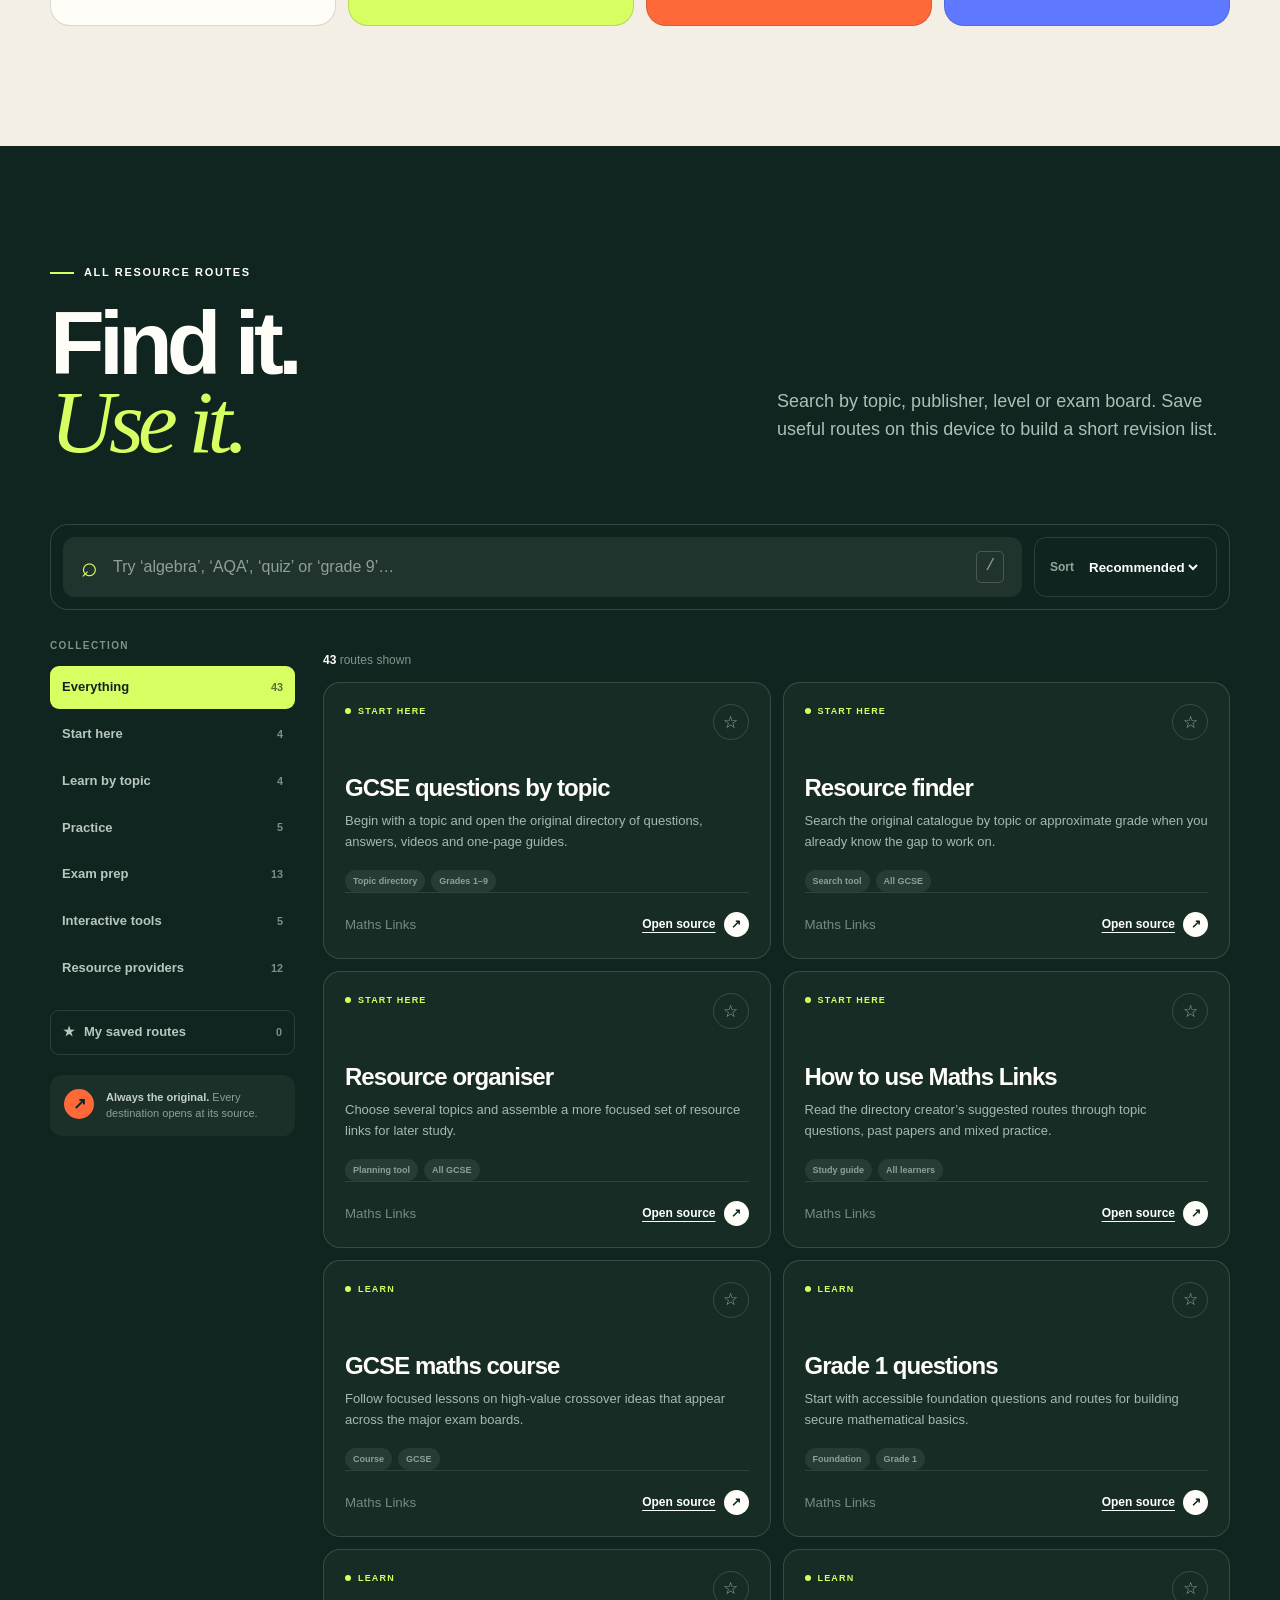
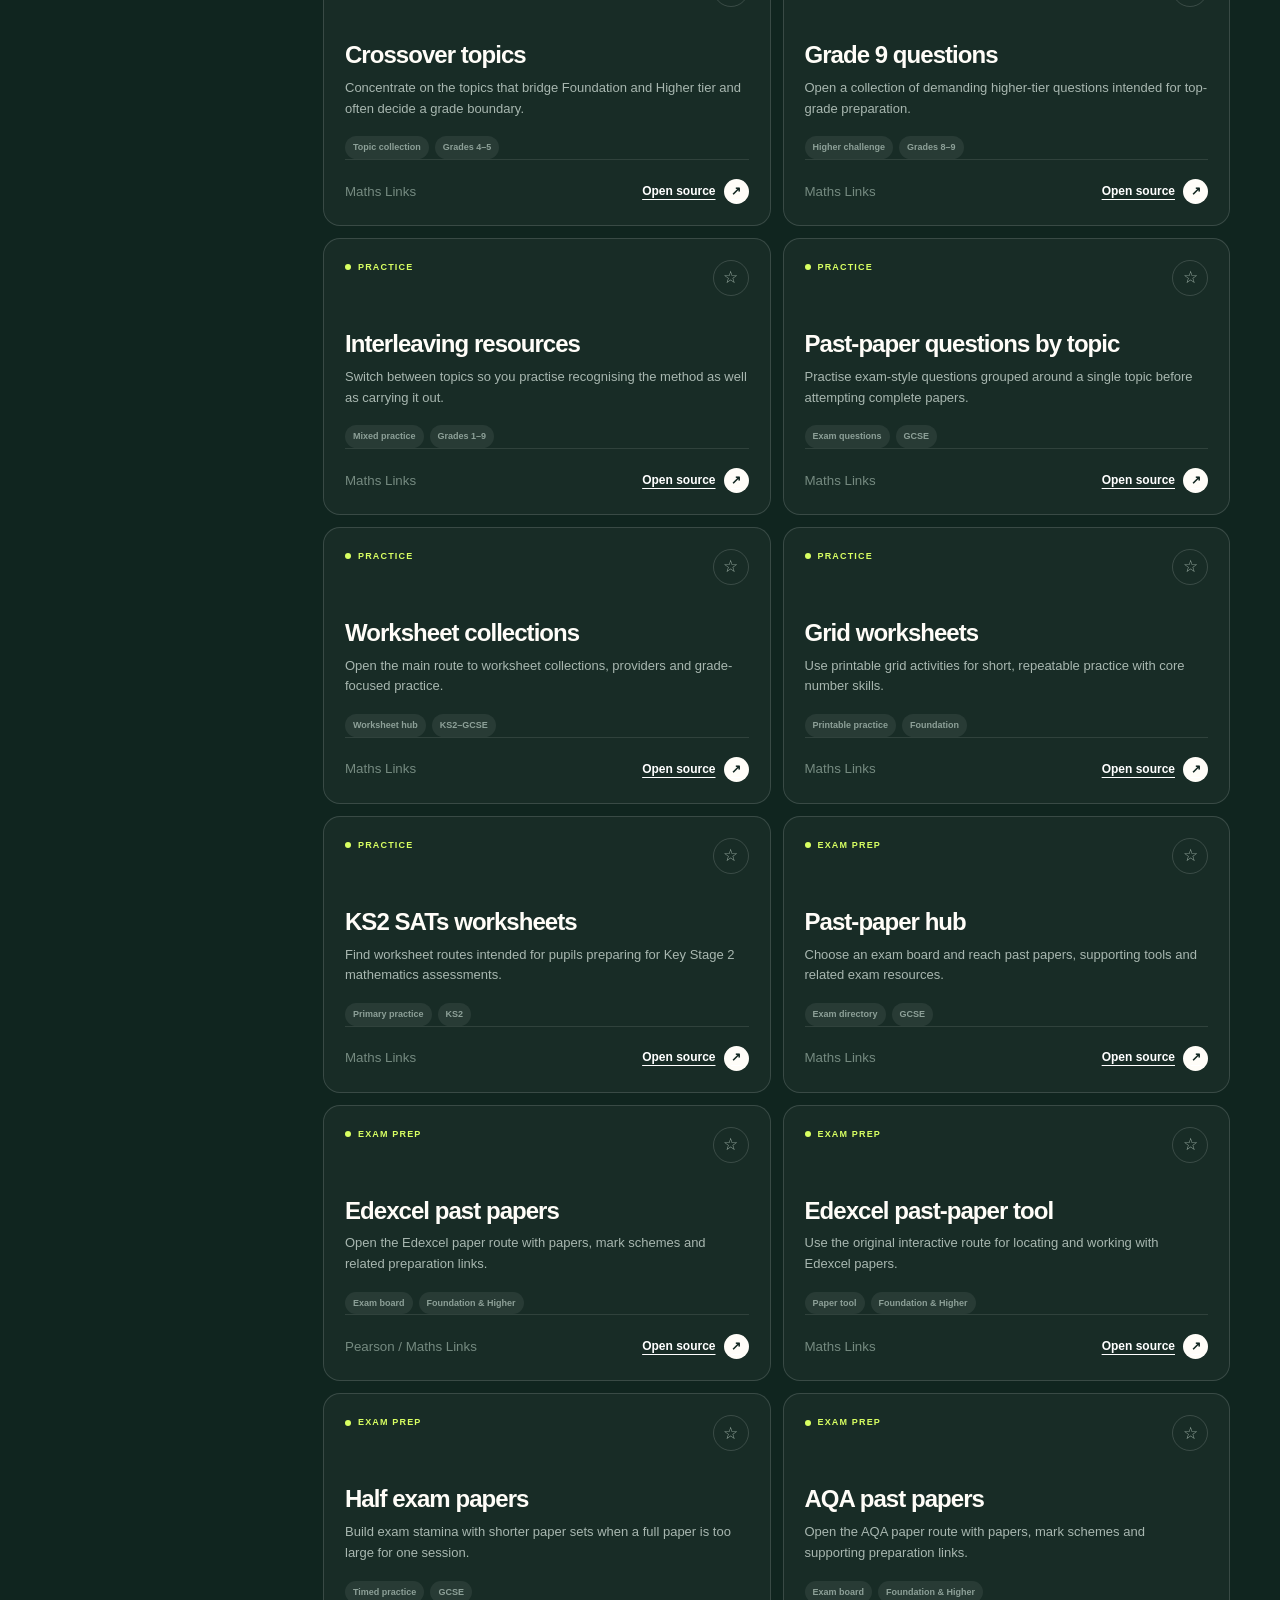
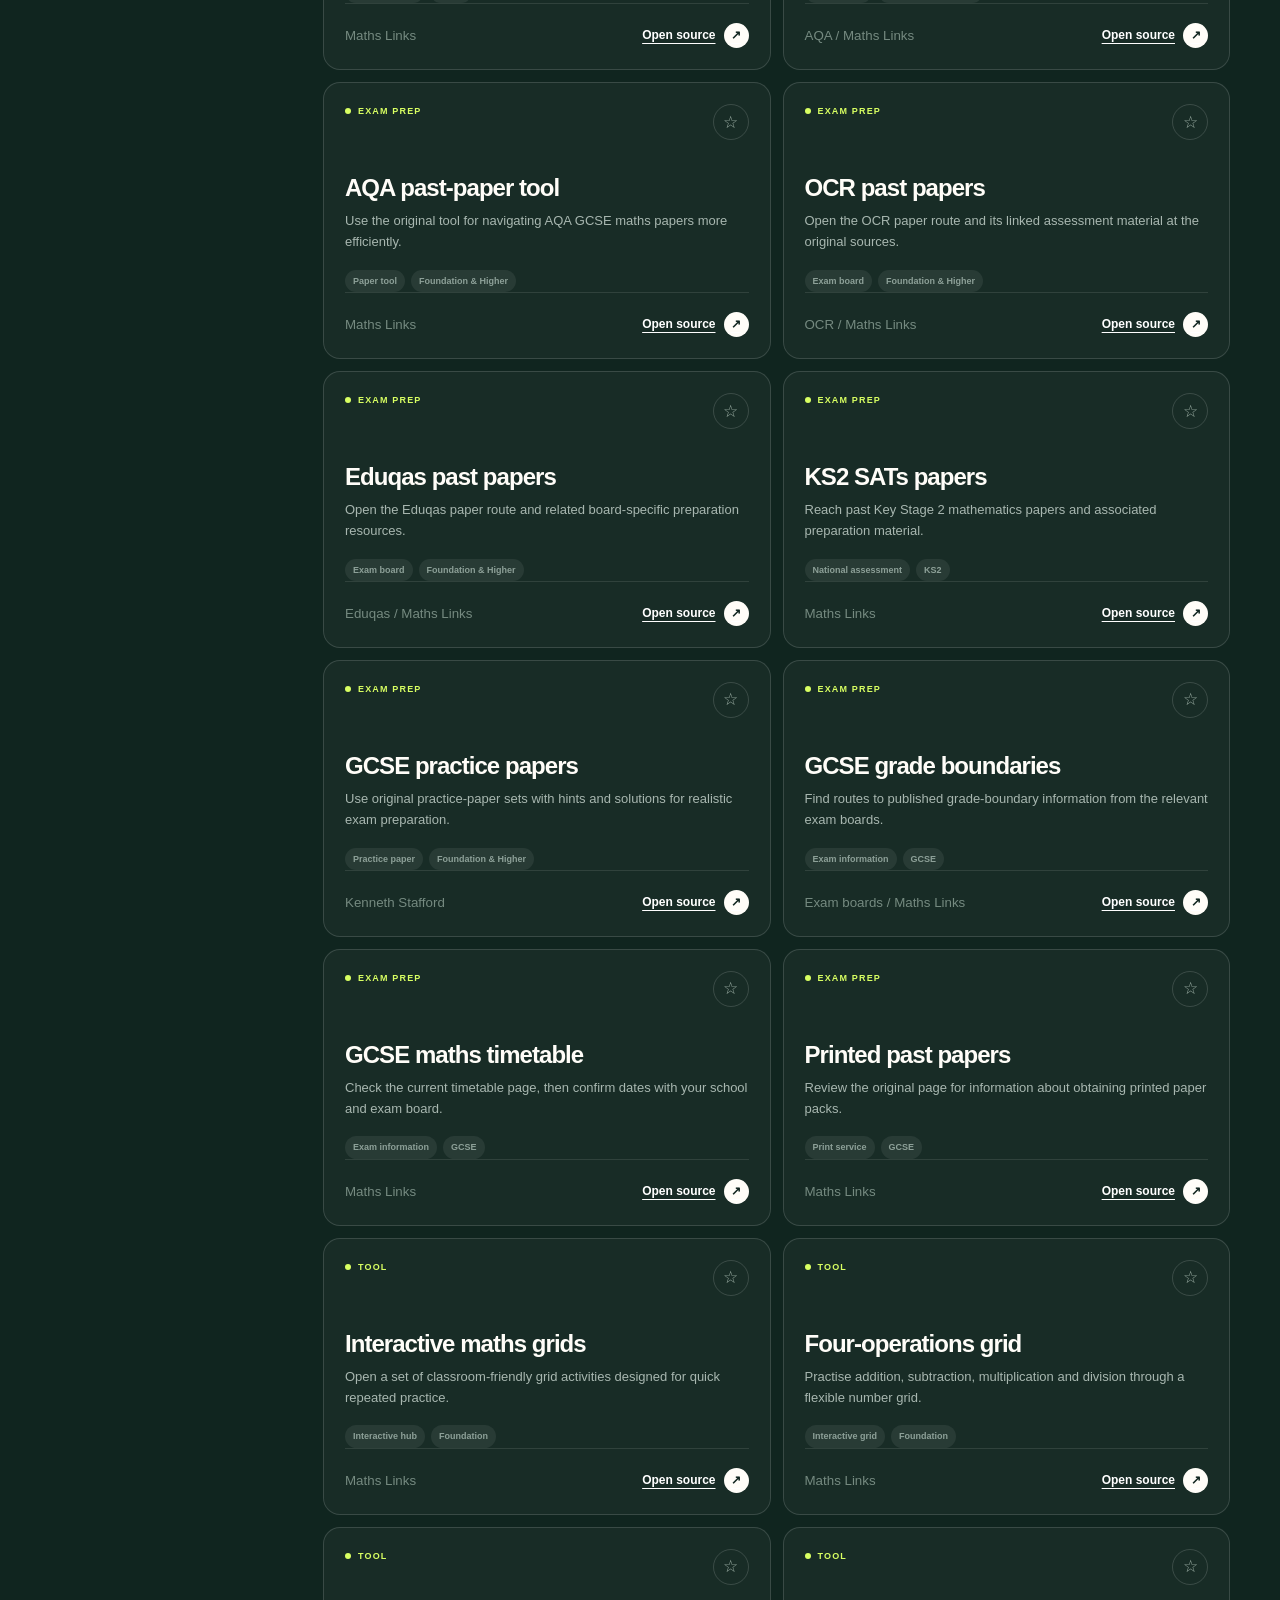
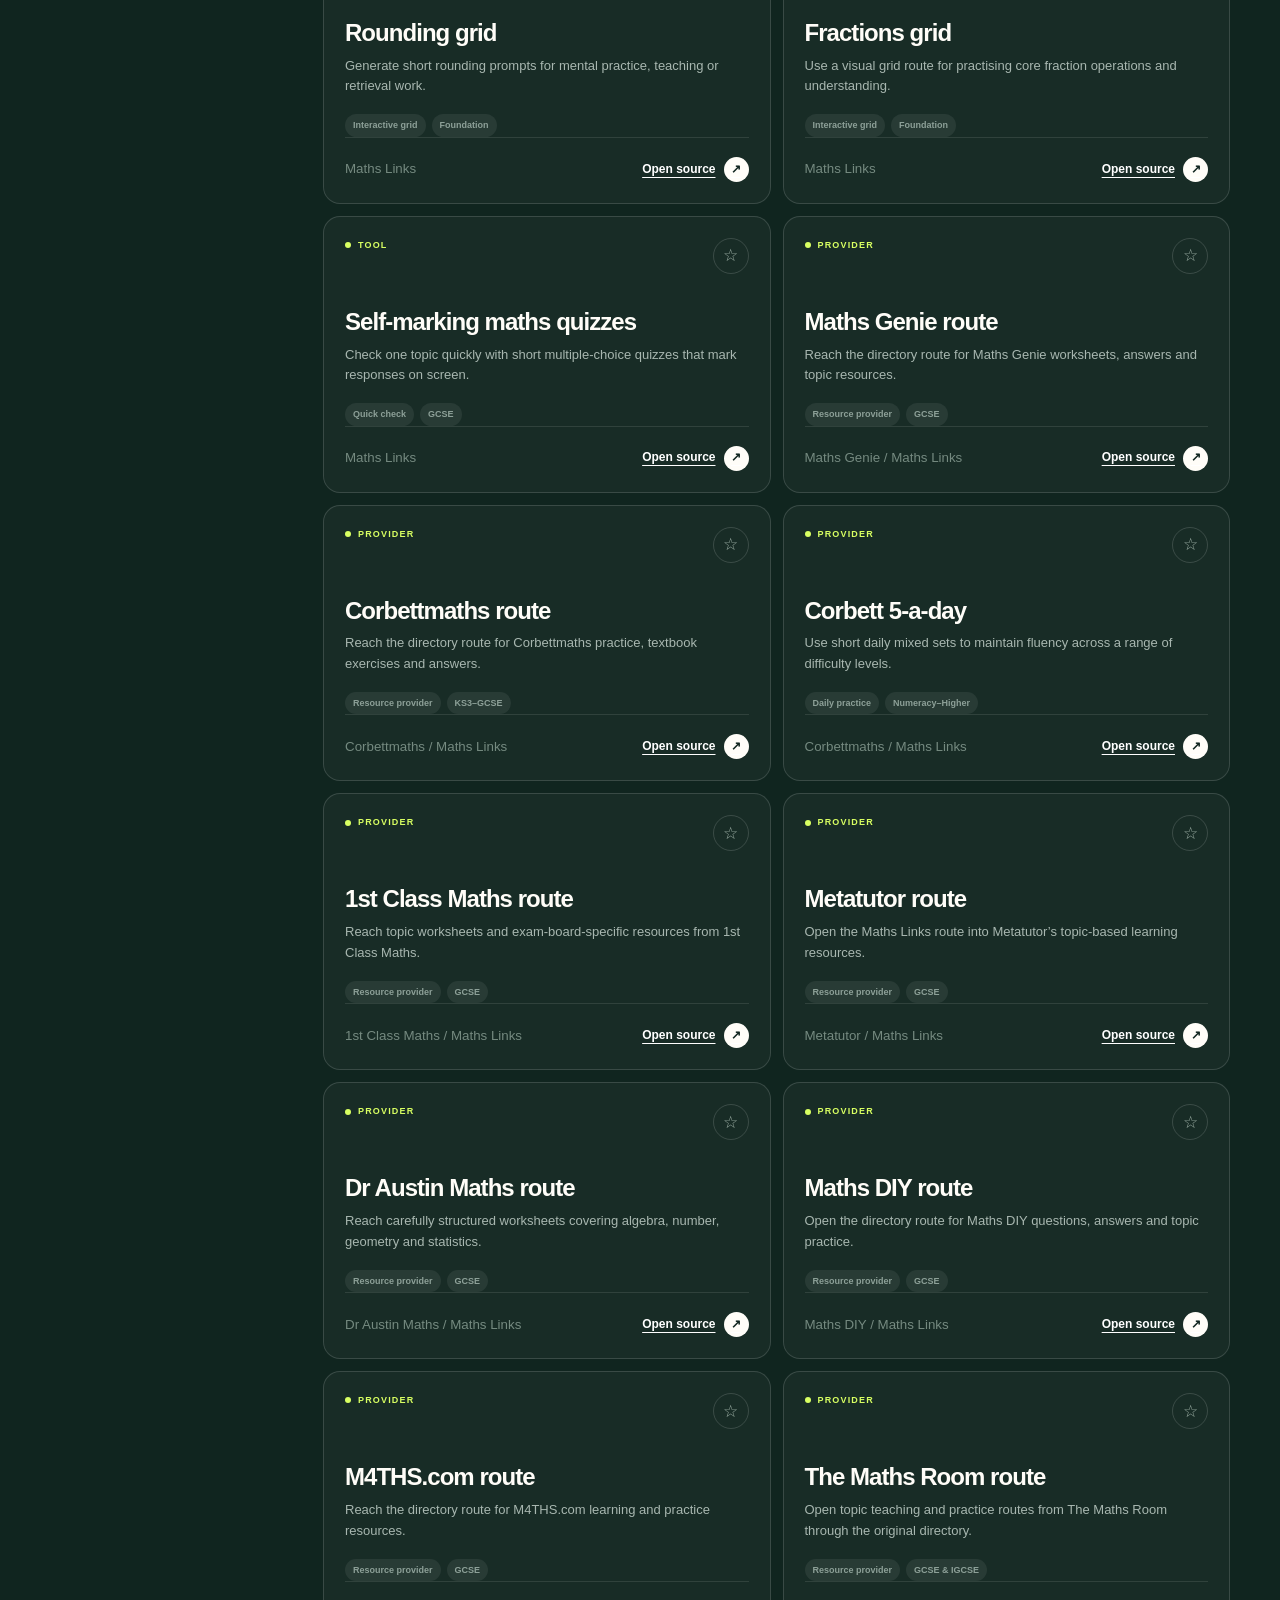
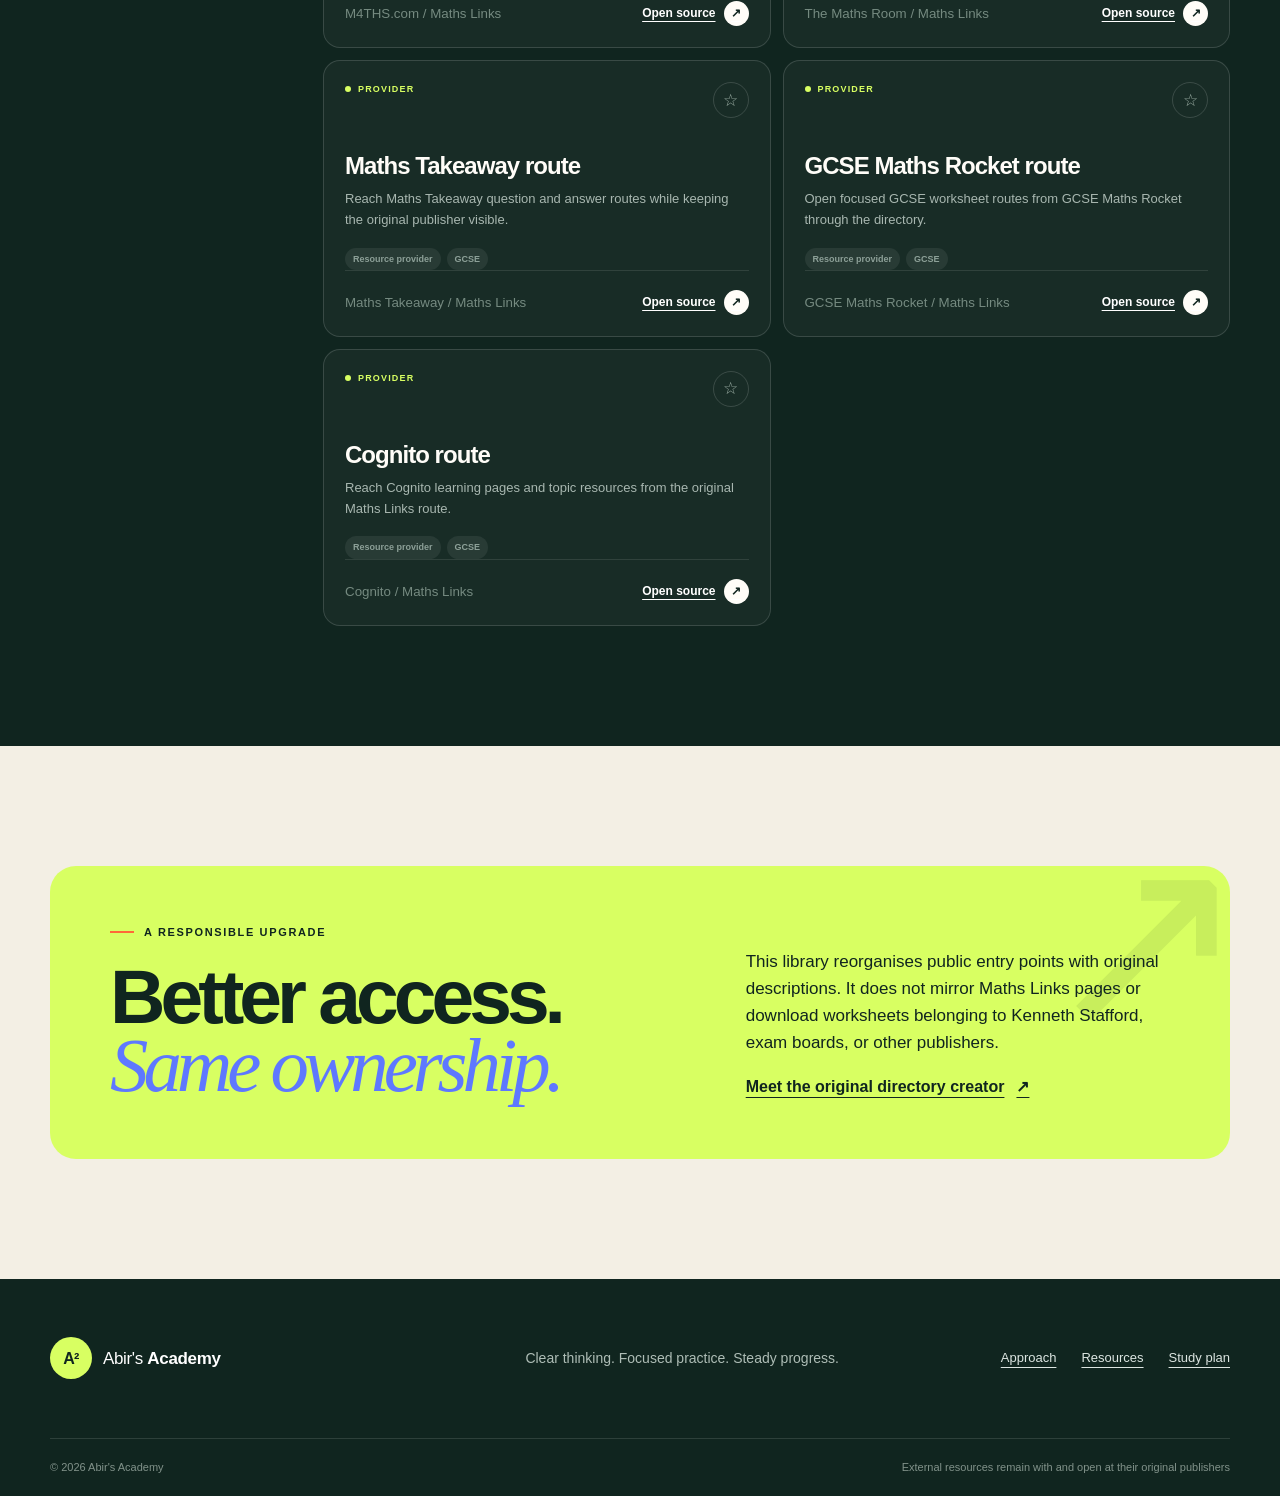
<file: client/archive_temp/library.html>
<!doctype html>
<html lang="en-GB">
  <head>
    <meta charset="UTF-8" />
    <meta name="viewport" content="width=device-width, initial-scale=1.0" />
    <meta
      name="description"
      content="Browse a clear, searchable GCSE maths resource library organised by goal, level, resource type and exam board."
    />
    <meta name="theme-color" content="#10251f" />
    <meta property="og:title" content="Resource Library — Abir's Academy" />
    <meta
      property="og:description"
      content="A smarter route into trusted GCSE maths questions, worksheets, tools and exam preparation."
    />
    <meta property="og:type" content="website" />
    <meta property="og:url" content="https://abirsacademy.pages.dev/library.html" />
    <meta property="og:image" content="https://abirsacademy.pages.dev/assets/og.png" />
    <meta property="og:image:alt" content="Abir's Academy — Maths, made clear" />
    <meta name="twitter:card" content="summary_large_image" />
    <meta name="twitter:image" content="https://abirsacademy.pages.dev/assets/og.png" />
    <link rel="canonical" href="https://abirsacademy.pages.dev/library.html" />
    <link rel="icon" href="assets/favicon.svg" type="image/svg+xml" />
    <link rel="stylesheet" href="styles.css" />
    <link rel="stylesheet" href="library.css" />
    <title>Resource Library — Abir's Academy</title>
  </head>
  <body class="library-page">
    <a class="skip-link" href="#library-main">Skip to resource library</a>

    <header class="site-header library-header" data-header>
      <div class="nav-wrap shell">
        <a class="brand" href="index.html" aria-label="Abir's Academy home">
          <span class="brand-mark" aria-hidden="true">A²</span>
          <span class="brand-name">Abir's <strong>Academy</strong></span>
        </a>

        <button
          class="menu-toggle"
          type="button"
          aria-expanded="false"
          aria-controls="site-nav"
          data-menu-toggle
        >
          <span></span><span></span><span></span>
          <span class="sr-only">Open navigation</span>
        </button>

        <nav id="site-nav" class="site-nav" aria-label="Primary navigation" data-nav>
          <a href="index.html#approach">Approach</a>
          <a class="is-current" href="library.html" aria-current="page">Resource library</a>
          <a href="index.html#study-plan">Study plan</a>
          <a class="nav-cta" href="#library-browser">Find a resource <span aria-hidden="true">↓</span></a>
        </nav>
      </div>
    </header>

    <main id="library-main">
      <section class="library-hero">
        <div class="library-hero-grid shell">
          <div class="library-hero-copy reveal is-visible">
            <p class="eyebrow eyebrow-light"><span></span> The resource library</p>
            <h1>One clear<br /><em>way in.</em></h1>
            <p>
              Trusted maths destinations, reorganised around what you need to do next—not
              around another long list of links.
            </p>
            <a class="button library-button" href="#library-browser">Browse all routes <span>↓</span></a>
          </div>

          <div class="library-compass reveal is-visible" aria-label="Resource library overview">
            <div class="compass-ring ring-one"></div>
            <div class="compass-ring ring-two"></div>
            <div class="compass-core">
              <span>START</span>
              <strong>?</strong>
              <small>with your goal</small>
            </div>
            <span class="compass-label label-top">learn</span>
            <span class="compass-label label-right">prepare</span>
            <span class="compass-label label-bottom">practise</span>
            <span class="compass-label label-left">explore</span>
          </div>
        </div>

        <div class="library-stats shell" aria-label="Library summary">
          <div><strong data-total-count>40+</strong><span>curated routes</span></div>
          <div><strong>6</strong><span>useful collections</span></div>
          <div><strong>0</strong><span>files copied</span></div>
          <div><strong>1</strong><span>calm starting point</span></div>
        </div>
      </section>

      <section class="route-picker section shell" aria-labelledby="route-heading">
        <div class="route-heading reveal">
          <p class="eyebrow"><span></span> Choose by goal</p>
          <h2 id="route-heading">What are you<br /><em>doing today?</em></h2>
        </div>
        <div class="route-grid">
          <button class="route-card route-learn reveal" type="button" data-route="learn">
            <span class="route-index">01</span>
            <span class="route-symbol" aria-hidden="true">ƒ</span>
            <strong>Learn a topic</strong>
            <small>Explanations, topic routes and courses</small>
          </button>
          <button class="route-card route-practise reveal" type="button" data-route="practice">
            <span class="route-index">02</span>
            <span class="route-symbol" aria-hidden="true">×</span>
            <strong>Build fluency</strong>
            <small>Worksheets, interleaving and daily practice</small>
          </button>
          <button class="route-card route-exam reveal" type="button" data-route="exams">
            <span class="route-index">03</span>
            <span class="route-symbol" aria-hidden="true">✓</span>
            <strong>Prepare for exams</strong>
            <small>Past papers, tools and grade information</small>
          </button>
          <button class="route-card route-tools reveal" type="button" data-route="tools">
            <span class="route-index">04</span>
            <span class="route-symbol" aria-hidden="true">↗</span>
            <strong>Use a tool</strong>
            <small>Finders, organisers, quizzes and grids</small>
          </button>
        </div>
      </section>

      <section class="library-browser" id="library-browser">
        <div class="shell">
          <div class="browser-heading reveal">
            <div>
              <p class="eyebrow eyebrow-light"><span></span> All resource routes</p>
              <h2>Find it.<br /><em>Use it.</em></h2>
            </div>
            <p>
              Search by topic, publisher, level or exam board. Save useful routes on this
              device to build a short revision list.
            </p>
          </div>

          <div class="library-toolbar reveal">
            <label class="library-search">
              <span class="search-symbol" aria-hidden="true">⌕</span>
              <span class="sr-only">Search the resource library</span>
              <input
                type="search"
                placeholder="Try ‘algebra’, ‘AQA’, ‘quiz’ or ‘grade 9’…"
                data-library-search
              />
              <kbd>/</kbd>
            </label>
            <label class="sort-control">
              <span>Sort</span>
              <select data-sort aria-label="Sort resources">
                <option value="recommended">Recommended</option>
                <option value="az">A–Z</option>
                <option value="source">By source</option>
              </select>
            </label>
          </div>

          <div class="browser-layout">
            <aside class="filter-panel reveal" aria-label="Library filters">
              <div class="filter-section">
                <strong>Collection</strong>
                <div class="library-filters" role="group" aria-label="Filter by collection">
                  <button class="is-active" type="button" data-library-filter="all">
                    <span>Everything</span><small data-count-for="all"></small>
                  </button>
                  <button type="button" data-library-filter="start">
                    <span>Start here</span><small data-count-for="start"></small>
                  </button>
                  <button type="button" data-library-filter="learn">
                    <span>Learn by topic</span><small data-count-for="learn"></small>
                  </button>
                  <button type="button" data-library-filter="practice">
                    <span>Practice</span><small data-count-for="practice"></small>
                  </button>
                  <button type="button" data-library-filter="exams">
                    <span>Exam prep</span><small data-count-for="exams"></small>
                  </button>
                  <button type="button" data-library-filter="tools">
                    <span>Interactive tools</span><small data-count-for="tools"></small>
                  </button>
                  <button type="button" data-library-filter="providers">
                    <span>Resource providers</span><small data-count-for="providers"></small>
                  </button>
                </div>
              </div>

              <button class="saved-filter" type="button" data-saved-filter aria-pressed="false">
                <span aria-hidden="true">★</span>
                <span>My saved routes</span>
                <small data-saved-count>0</small>
              </button>

              <div class="source-promise">
                <span aria-hidden="true">↗</span>
                <p><strong>Always the original.</strong> Every destination opens at its source.</p>
              </div>
            </aside>

            <div class="results-panel">
              <div class="results-meta">
                <p><strong data-results-count>0</strong> routes shown</p>
                <button type="button" data-clear-filters hidden>Clear filters</button>
              </div>
              <div class="library-grid" data-library-grid aria-live="polite"></div>
              <div class="library-empty" data-library-empty hidden>
                <span aria-hidden="true">∅</span>
                <h3>No route found</h3>
                <p>Try a broader word or clear the current collection.</p>
                <button type="button" data-empty-clear>Show everything</button>
              </div>
            </div>
          </div>
        </div>
      </section>

      <section class="library-note section shell">
        <div class="library-note-card reveal">
          <div>
            <p class="eyebrow"><span></span> A responsible upgrade</p>
            <h2>Better access.<br /><em>Same ownership.</em></h2>
          </div>
          <div>
            <p>
              This library reorganises public entry points with original descriptions. It does
              not mirror Maths Links pages or download worksheets belonging to Kenneth Stafford,
              exam boards, or other publishers.
            </p>
            <a href="https://www.mathslinks.co.uk/about-maths-links" target="_blank" rel="noopener noreferrer">
              Meet the original directory creator <span aria-hidden="true">↗</span>
            </a>
          </div>
        </div>
      </section>
    </main>

    <footer class="site-footer">
      <div class="footer-top shell">
        <a class="brand brand-footer" href="index.html">
          <span class="brand-mark">A²</span>
          <span class="brand-name">Abir's <strong>Academy</strong></span>
        </a>
        <p>Clear thinking. Focused practice. Steady progress.</p>
        <nav aria-label="Footer navigation">
          <a href="index.html#approach">Approach</a>
          <a href="library.html">Resources</a>
          <a href="index.html#study-plan">Study plan</a>
        </nav>
      </div>
      <div class="footer-bottom shell">
        <span>© <span data-year></span> Abir's Academy</span>
        <span>External resources remain with and open at their original publishers</span>
      </div>
    </footer>

    <div class="saved-toast" data-saved-toast role="status" aria-live="polite"></div>
    <script src="library.js" defer></script>
  </body>
</html>
</file>
<file: styles.css>
:root {
  --ink: #10251f;
  --ink-2: #183c31;
  --paper: #f3efe4;
  --paper-2: #ebe4d5;
  --white: #fffdf8;
  --lime: #d8ff62;
  --lime-deep: #b6db45;
  --orange: #ff6938;
  --blue: #5e78ff;
  --muted: #5e6c66;
  --line: rgba(16, 37, 31, 0.17);
  --shadow: 0 24px 70px rgba(16, 37, 31, 0.18);
  --radius: 22px;
  --shell: min(1180px, calc(100% - 40px));
}

* { box-sizing: border-box; }
html { scroll-behavior: smooth; }
body {
  margin: 0;
  color: var(--ink);
  background: var(--paper);
  font-family: "Segoe UI Variable", "Segoe UI", Helvetica, Arial, sans-serif;
  font-size: 16px;
  line-height: 1.6;
  -webkit-font-smoothing: antialiased;
  overflow-x: hidden;
}

body.menu-open { overflow: hidden; }
a { color: inherit; }
button, input { font: inherit; }
button { color: inherit; }
img, svg { display: block; max-width: 100%; }

.shell { width: var(--shell); margin-inline: auto; }
.section { padding-block: 120px; }
.sr-only {
  position: absolute; width: 1px; height: 1px; padding: 0; margin: -1px;
  overflow: hidden; clip: rect(0, 0, 0, 0); white-space: nowrap; border: 0;
}
.skip-link {
  position: fixed; left: 16px; top: -60px; z-index: 1000; padding: 12px 18px;
  border-radius: 12px; background: var(--lime); color: var(--ink); font-weight: 800;
}
.skip-link:focus { top: 16px; }

.site-header {
  position: fixed; inset: 0 0 auto; z-index: 100; transition: background .25s, box-shadow .25s;
}
.site-header.is-scrolled {
  background: rgba(243, 239, 228, .9); box-shadow: 0 1px 0 var(--line);
  backdrop-filter: blur(18px);
}
.nav-wrap { height: 88px; display: flex; align-items: center; justify-content: space-between; }
.brand { display: inline-flex; align-items: center; gap: 11px; text-decoration: none; }
.brand-mark {
  width: 42px; height: 42px; display: grid; place-items: center; border-radius: 50%;
  background: var(--ink); color: var(--lime); font-weight: 900; letter-spacing: -.05em;
}
.brand-name { font-size: 17px; letter-spacing: -.02em; }
.brand-name strong { font-weight: 800; }
.site-nav { display: flex; align-items: center; gap: 34px; }
.site-nav a { text-decoration: none; font-size: 14px; font-weight: 700; }
.site-nav a:not(.nav-cta):hover { text-decoration: underline; text-underline-offset: 6px; }
.nav-cta {
  display: inline-flex; gap: 15px; align-items: center; padding: 11px 16px 11px 18px;
  border: 1px solid var(--ink); border-radius: 100px; transition: background .2s, color .2s;
}
.nav-cta:hover { background: var(--ink); color: var(--white); }
.menu-toggle { display: none; border: 0; background: transparent; padding: 8px; }

.hero { min-height: 100vh; padding-top: 88px; overflow: hidden; position: relative; }
.hero::before {
  content: ""; position: absolute; width: 580px; height: 580px; border-radius: 50%;
  left: -270px; top: 90px; border: 1px solid rgba(16, 37, 31, .08);
  box-shadow: 0 0 0 80px rgba(16, 37, 31, .025), 0 0 0 160px rgba(16, 37, 31, .018);
}
.hero-grid {
  min-height: calc(100vh - 128px); padding-block: 70px 92px; display: grid;
  grid-template-columns: 1.05fr .95fr; gap: 64px; align-items: center;
}
.eyebrow {
  margin: 0 0 24px; display: flex; align-items: center; gap: 10px; font-size: 11px;
  line-height: 1.2; letter-spacing: .15em; text-transform: uppercase; font-weight: 800;
}
.eyebrow > span { width: 24px; height: 2px; background: var(--orange); }
.eyebrow-light { color: var(--white); }
.eyebrow-light > span { background: var(--lime); }
h1, h2 { margin: 0; font-weight: 800; letter-spacing: -.065em; line-height: .88; }
h1 { font-size: clamp(74px, 9.2vw, 142px); }
h2 { font-size: clamp(58px, 7vw, 96px); }
h1 em, h2 em { color: var(--orange); font-family: Georgia, "Times New Roman", serif; font-weight: 400; }
.hero-lede { max-width: 550px; margin: 34px 0 0; font-size: clamp(19px, 2vw, 24px); line-height: 1.45; letter-spacing: -.025em; }
.hero-actions { display: flex; align-items: center; gap: 30px; margin-top: 38px; }
.button {
  display: inline-flex; align-items: center; justify-content: center; gap: 22px; min-height: 54px;
  padding: 13px 18px 13px 24px; border-radius: 100px; text-decoration: none; font-weight: 800;
}
.button span { width: 30px; height: 30px; border-radius: 50%; display: grid; place-items: center; }
.button-primary { background: var(--ink); color: var(--white); transition: transform .2s, background .2s; }
.button-primary span { background: var(--lime); color: var(--ink); }
.button-primary:hover { transform: translateY(-2px); background: var(--ink-2); }
.text-link { font-weight: 800; text-decoration: none; border-bottom: 1px solid var(--ink); }
.text-link span { margin-left: 8px; }
.hero-proof { display: flex; gap: 25px; margin-top: 54px; padding-top: 22px; border-top: 1px solid var(--line); }
.hero-proof span { display: flex; gap: 8px; font-size: 10px; color: var(--muted); letter-spacing: .08em; }
.hero-proof strong { color: var(--ink); text-transform: uppercase; }

.hero-visual { min-height: 560px; display: grid; place-items: center; position: relative; isolation: isolate; }
.hero-visual::before {
  content: ""; position: absolute; width: 440px; height: 440px; border-radius: 50%; z-index: -3;
  background: var(--lime);
}
.orbit { position: absolute; border: 1px solid rgba(16, 37, 31, .35); border-radius: 50%; z-index: -2; }
.orbit::after { content: ""; position: absolute; width: 14px; height: 14px; border-radius: 50%; background: var(--orange); }
.orbit-one { width: 510px; height: 320px; transform: rotate(27deg); }
.orbit-one::after { top: 24px; right: 80px; }
.orbit-two { width: 390px; height: 520px; transform: rotate(-31deg); }
.orbit-two::after { bottom: 54px; left: 64px; background: var(--blue); }
.math-card {
  width: min(420px, 85%); padding: 26px; border-radius: var(--radius); background: var(--white);
  box-shadow: var(--shadow); transform: rotate(-3deg); border: 1px solid rgba(16, 37, 31, .08);
}
.math-card-top { display: flex; justify-content: space-between; gap: 20px; font-size: 11px; font-weight: 800; text-transform: uppercase; letter-spacing: .1em; }
.status-dot { color: var(--muted); }
.status-dot::before { content: ""; display: inline-block; width: 6px; height: 6px; margin-right: 7px; border-radius: 50%; background: var(--orange); }
.equation { padding: 45px 10px 37px; display: flex; justify-content: center; align-items: center; gap: 20px; font-family: Georgia, serif; font-size: clamp(34px, 5vw, 55px); letter-spacing: -.04em; }
.equation .equals { color: var(--orange); font-family: inherit; }
.working { list-style: none; margin: 0; padding: 0; border-top: 1px solid var(--line); }
.working li { display: flex; justify-content: space-between; padding: 15px 5px; border-bottom: 1px solid var(--line); font-size: 14px; }
.working li span { color: var(--muted); }
.check-line { margin-top: 22px; padding: 13px 16px; border-radius: 10px; background: #e9f3e6; font-family: Georgia, serif; }
.check-line span { color: #258352; font-family: sans-serif; font-weight: 900; margin-right: 9px; }
.floating-note { position: absolute; z-index: 3; font-weight: 800; line-height: 1.05; box-shadow: 0 12px 30px rgba(16,37,31,.13); }
.note-one { top: 11%; right: -3%; padding: 21px; border-radius: 50%; background: var(--orange); color: var(--ink); transform: rotate(9deg); }
.note-two { bottom: 13%; left: -2%; padding: 14px 18px; border-radius: 12px; background: var(--blue); color: white; transform: rotate(5deg); }
.note-two span { color: var(--lime); }
.hero-ticker { position: absolute; inset: auto 0 0; overflow: hidden; padding: 13px 0; background: var(--ink); color: var(--white); transform: rotate(-1.2deg) scale(1.02); }
.hero-ticker div { display: flex; width: max-content; gap: 42px; align-items: center; white-space: nowrap; animation: ticker 28s linear infinite; font-size: 12px; font-weight: 900; letter-spacing: .17em; }
.hero-ticker i { color: var(--lime); font-style: normal; }
@keyframes ticker { to { transform: translateX(-25%); } }

.section-heading { display: grid; grid-template-columns: 1fr .8fr; column-gap: 70px; align-items: end; }
.section-heading .eyebrow { grid-column: 1 / -1; }
.section-heading > p:last-child { margin: 0 0 7px; max-width: 430px; font-size: 19px; }
.method-grid { margin-top: 78px; display: grid; grid-template-columns: repeat(3, 1fr); gap: 18px; }
.method-card { position: relative; min-height: 365px; padding: 26px; border: 1px solid var(--line); border-radius: var(--radius); background: rgba(255, 253, 248, .48); }
.method-card:nth-child(2) { background: var(--ink); color: var(--white); transform: translateY(25px); }
.method-card:nth-child(3) { background: var(--lime); }
.method-number { font-size: 11px; font-weight: 900; letter-spacing: .1em; }
.method-icon { height: 158px; display: grid; place-items: center; }
.icon-diagnose span { width: 82px; height: 82px; border: 2px solid var(--ink); border-radius: 50%; position: relative; }
.icon-diagnose span::before { content: ""; position: absolute; width: 40px; height: 2px; background: var(--orange); right: -26px; bottom: 4px; transform: rotate(48deg); }
.icon-diagnose span::after { content: "?"; position: absolute; inset: 0; display: grid; place-items: center; font: 38px Georgia, serif; }
.icon-understand span { width: 92px; height: 92px; border-radius: 16px; background: var(--blue); transform: rotate(45deg); position: relative; }
.icon-understand span::after { content: "="; position: absolute; inset: 0; display: grid; place-items: center; color: var(--lime); font: 46px Georgia, serif; transform: rotate(-45deg); }
.icon-practise span { width: 112px; height: 72px; border: 2px solid var(--ink); border-radius: 50%; position: relative; transform: rotate(-12deg); }
.icon-practise span::before, .icon-practise span::after { content: ""; position: absolute; width: 10px; height: 10px; border-radius: 50%; background: var(--orange); }
.icon-practise span::before { left: 5px; top: 8px; }
.icon-practise span::after { right: 2px; bottom: 11px; background: var(--blue); }
.method-card h3 { margin: 12px 0 9px; font-size: 27px; line-height: 1; letter-spacing: -.04em; }
.method-card p { margin: 0; max-width: 290px; color: var(--muted); }
.method-card:nth-child(2) p { color: #b9c5c0; }

.resources { background: var(--ink); color: var(--white); }
.resources-heading { display: grid; grid-template-columns: 1fr .72fr; gap: 70px; align-items: end; }
.resources-heading h2 em { color: var(--lime); }
.resources-heading > p { margin: 0 0 10px; color: #bbc7c2; font-size: 18px; }
.resource-controls { display: flex; justify-content: space-between; gap: 24px; margin-top: 66px; padding: 16px; border: 1px solid rgba(255,255,255,.16); border-radius: 16px; }
.search-box { flex: 1; display: flex; align-items: center; gap: 12px; }
.search-box svg { width: 20px; fill: none; stroke: currentColor; stroke-width: 1.8; }
.search-box input { width: 100%; border: 0; outline: 0; background: transparent; color: var(--white); }
.search-box input::placeholder { color: #91a099; }
.filter-group { display: flex; gap: 6px; }
.filter { padding: 9px 14px; border: 0; border-radius: 100px; background: transparent; color: #b9c5c0; cursor: pointer; font-size: 13px; font-weight: 800; }
.filter:hover, .filter.is-active { background: var(--lime); color: var(--ink); }
.resource-grid { margin-top: 28px; display: grid; grid-template-columns: repeat(3, 1fr); gap: 14px; }
.resource-card { min-height: 300px; padding: 24px; display: flex; flex-direction: column; border: 1px solid rgba(255,255,255,.14); border-radius: 18px; background: rgba(255,255,255,.035); transition: transform .2s, background .2s; }
.resource-card:hover { transform: translateY(-4px); background: rgba(255,255,255,.075); }
.resource-card-top { display: flex; justify-content: space-between; gap: 14px; }
.resource-tag { color: var(--lime); font-size: 10px; text-transform: uppercase; letter-spacing: .13em; font-weight: 900; }
.resource-arrow { width: 35px; height: 35px; display: grid; place-items: center; border-radius: 50%; background: var(--paper); color: var(--ink); font-weight: 900; }
.resource-card h3 { margin: 45px 0 12px; font-size: 25px; line-height: 1.08; letter-spacing: -.04em; }
.resource-card p { margin: 0; color: #aebdb6; font-size: 14px; }
.resource-card a { margin-top: auto; padding-top: 24px; font-weight: 800; font-size: 13px; text-underline-offset: 5px; }
.resource-source { margin-top: 16px; padding-top: 14px; border-top: 1px solid rgba(255,255,255,.1); color: #83958d; font-size: 11px; }
.empty-state { padding: 36px; text-align: center; color: #aebdb6; }
.credit-note { margin-top: 30px; display: flex; gap: 20px; padding: 23px; border-radius: 16px; background: #19392f; }
.library-cta { margin-top: 28px; min-height: 118px; padding: 24px 28px; display: flex; align-items: center; justify-content: space-between; gap: 30px; border-radius: 18px; background: var(--lime); color: var(--ink); text-decoration: none; transition: transform .2s, background .2s; }
.library-cta:hover { transform: translateY(-3px); background: #e5ff8d; }
.library-cta span { display: grid; gap: 5px; }
.library-cta small { text-transform: uppercase; letter-spacing: .13em; font-size: 9px; font-weight: 900; }
.library-cta strong { font-size: clamp(20px, 2.5vw, 30px); line-height: 1.1; letter-spacing: -.04em; }
.library-cta i { flex: 0 0 auto; width: 52px; height: 52px; border-radius: 50%; display: grid; place-items: center; background: var(--ink); color: var(--white); font-size: 22px; font-style: normal; }
.credit-mark { flex: 0 0 auto; width: 38px; height: 38px; display: grid; place-items: center; border-radius: 50%; background: var(--orange); color: var(--ink); font-weight: 900; }
.credit-note strong { font-size: 15px; }
.credit-note p { margin: 4px 0 0; color: #aebdb6; font-size: 13px; }
.credit-note a { color: var(--white); }

.study-layout { display: grid; grid-template-columns: .8fr 1.2fr; gap: 90px; align-items: start; }
.study-intro { position: sticky; top: 125px; }
.study-intro h2 { font-size: clamp(56px, 6vw, 88px); }
.study-intro p:not(.eyebrow) { max-width: 420px; margin: 32px 0; font-size: 18px; }
.time-chip { width: fit-content; display: flex; align-items: center; gap: 12px; padding: 11px 17px; border-radius: 100px; background: var(--ink); color: var(--white); font-size: 13px; font-weight: 800; }
.time-chip span { width: 37px; height: 37px; display: grid; place-items: center; border-radius: 50%; background: var(--lime); color: var(--ink); }
.timeline { list-style: none; margin: 0; padding: 0; }
.timeline li { display: grid; grid-template-columns: 75px 1fr 54px; gap: 22px; align-items: center; min-height: 158px; border-top: 1px solid var(--line); }
.timeline li:last-child { border-bottom: 1px solid var(--line); }
.timeline .time { font-size: 11px; font-weight: 900; letter-spacing: .07em; }
.timeline h3 { margin: 0 0 6px; font-size: 25px; letter-spacing: -.03em; }
.timeline p { margin: 0; color: var(--muted); font-size: 14px; }
.timeline-icon { width: 48px; height: 48px; display: grid; place-items: center; border: 1px solid var(--ink); border-radius: 50%; font: 24px Georgia, serif; }
.timeline li:nth-child(2) .timeline-icon { background: var(--blue); color: white; border-color: var(--blue); }
.timeline li:nth-child(3) .timeline-icon { background: var(--orange); border-color: var(--orange); }
.timeline li:nth-child(4) .timeline-icon { background: var(--lime); border-color: var(--lime-deep); }

.quick-check { background: var(--blue); color: white; overflow: hidden; }
.check-layout { display: grid; grid-template-columns: .9fr 1.1fr; gap: 90px; align-items: center; }
.check-copy h2 { font-size: clamp(58px, 6.7vw, 92px); }
.check-copy h2 em { color: var(--lime); }
.check-copy > p:last-child { max-width: 390px; margin-top: 28px; color: #dce1ff; font-size: 18px; }
.quiz-card { padding: 32px; border-radius: 24px; background: var(--white); color: var(--ink); box-shadow: 22px 22px 0 rgba(16,37,31,.2); transform: rotate(1deg); }
.quiz-meta { display: flex; justify-content: space-between; color: var(--muted); font-size: 10px; text-transform: uppercase; letter-spacing: .1em; font-weight: 800; }
.sequence { display: flex; justify-content: space-between; align-items: center; margin: 52px 0 38px; font: clamp(34px, 5vw, 58px) Georgia, serif; }
.sequence span { color: var(--blue); }
.sequence strong { width: 68px; height: 68px; display: grid; place-items: center; border-radius: 50%; background: var(--lime); font-weight: 400; }
.answers { display: grid; grid-template-columns: repeat(4, 1fr); gap: 8px; }
.answers button { min-height: 52px; border: 1px solid var(--line); border-radius: 12px; background: transparent; cursor: pointer; font-weight: 800; transition: background .2s, color .2s, border .2s; }
.answers button:hover, .answers button:focus-visible { border-color: var(--blue); background: #eef0ff; }
.answers button.is-correct { background: #dff1c2; border-color: #97ba59; }
.answers button.is-wrong { background: #ffe0d7; border-color: var(--orange); }
.feedback { min-height: 42px; margin-top: 18px; padding: 11px 14px; border-radius: 10px; background: #f1eee5; color: var(--muted); font-size: 13px; }
.feedback strong { color: var(--ink); }

.closing { position: relative; overflow: hidden; text-align: center; }
.closing::before { content: ""; position: absolute; width: 460px; height: 460px; right: -220px; top: -140px; border: 1px solid var(--line); border-radius: 50%; box-shadow: 0 0 0 60px rgba(16,37,31,.025), 0 0 0 120px rgba(16,37,31,.018); }
.closing-inner { position: relative; display: flex; flex-direction: column; align-items: center; }
.closing .eyebrow { justify-content: center; }
.closing p:not(.eyebrow) { max-width: 610px; margin: 30px auto; font-size: 19px; }
.closing-formula { position: absolute; left: 1%; top: 46%; font: italic 20px Georgia, serif; transform: rotate(-10deg); color: var(--muted); }

.site-footer { background: var(--ink); color: white; }
.footer-top { padding-block: 54px; display: grid; grid-template-columns: 1fr 1fr auto; align-items: center; gap: 36px; }
.brand-footer .brand-mark { background: var(--lime); color: var(--ink); }
.footer-top p { color: #aebdb6; font-size: 14px; }
.footer-top nav { display: flex; gap: 25px; }
.footer-top nav a { color: #dce5e1; font-size: 13px; text-underline-offset: 5px; }
.footer-bottom { padding-block: 20px; display: flex; justify-content: space-between; gap: 20px; border-top: 1px solid rgba(255,255,255,.12); color: #81928a; font-size: 11px; }

.reveal { opacity: 0; transform: translateY(24px); transition: opacity .65s ease, transform .65s ease; }
.reveal.is-visible { opacity: 1; transform: none; }

@media (max-width: 920px) {
  :root { --shell: min(100% - 30px, 720px); }
  .section { padding-block: 88px; }
  .menu-toggle { display: grid; gap: 5px; width: 42px; height: 42px; place-content: center; cursor: pointer; }
  .menu-toggle > span:not(.sr-only) { width: 22px; height: 2px; background: var(--ink); transition: transform .2s, opacity .2s; }
  .menu-toggle[aria-expanded="true"] > span:nth-child(1) { transform: translateY(7px) rotate(45deg); }
  .menu-toggle[aria-expanded="true"] > span:nth-child(2) { opacity: 0; }
  .menu-toggle[aria-expanded="true"] > span:nth-child(3) { transform: translateY(-7px) rotate(-45deg); }
  .site-nav { position: fixed; inset: 88px 0 0; display: none; padding: 48px 30px; background: var(--paper); flex-direction: column; align-items: flex-start; }
  .site-nav.is-open { display: flex; }
  .site-nav a { font-size: 28px; }
  .nav-cta { font-size: 18px !important; }
  .hero-grid, .section-heading, .resources-heading, .study-layout, .check-layout { grid-template-columns: 1fr; }
  .hero-grid { padding-top: 50px; gap: 30px; }
  .hero-copy { z-index: 2; }
  .hero-visual { min-height: 490px; }
  .hero-visual::before { width: 370px; height: 370px; }
  .orbit-one { width: 430px; height: 280px; }
  .orbit-two { width: 330px; height: 450px; }
  .section-heading > p:last-child { margin-top: 32px; }
  .method-grid { grid-template-columns: 1fr; }
  .method-card, .method-card:nth-child(2) { min-height: 310px; transform: none; }
  .resources-heading > p { max-width: 550px; }
  .resource-controls { flex-direction: column; }
  .resource-grid { grid-template-columns: repeat(2, 1fr); }
  .study-layout, .check-layout { gap: 60px; }
  .study-intro { position: static; }
  .footer-top { grid-template-columns: 1fr; }
  .footer-top nav { flex-wrap: wrap; }
}

@media (max-width: 600px) {
  :root { --shell: calc(100% - 24px); }
  .section { padding-block: 72px; }
  .nav-wrap { height: 72px; }
  .site-nav { inset-block-start: 72px; }
  .hero { padding-top: 72px; }
  h1 { font-size: clamp(65px, 22vw, 88px); }
  h2 { font-size: clamp(52px, 17vw, 72px); }
  .hero-grid { padding-top: 38px; padding-bottom: 90px; }
  .hero-actions { align-items: flex-start; flex-direction: column; gap: 18px; }
  .hero-proof { gap: 13px; flex-wrap: wrap; }
  .hero-visual { min-height: 395px; }
  .hero-visual::before { width: 280px; height: 280px; }
  .orbit-one { width: 330px; height: 210px; }
  .orbit-two { width: 245px; height: 350px; }
  .math-card { padding: 18px; width: 88%; }
  .math-card-top { font-size: 8px; }
  .equation { padding: 28px 5px 24px; }
  .note-one { right: -1%; top: 3%; font-size: 12px; padding: 16px; }
  .note-two { bottom: 4%; left: 0; font-size: 12px; }
  .method-grid { margin-top: 48px; }
  .resource-controls { padding: 12px; }
  .filter-group { overflow-x: auto; padding-bottom: 3px; }
  .filter { white-space: nowrap; }
  .resource-grid { grid-template-columns: 1fr; }
  .resource-card { min-height: 270px; }
  .library-cta { min-height: 105px; padding: 20px; }
  .library-cta i { width: 42px; height: 42px; }
  .timeline li { grid-template-columns: 58px 1fr; padding: 22px 0; }
  .timeline-icon { display: none; }
  .quiz-card { padding: 21px; box-shadow: 10px 12px 0 rgba(16,37,31,.2); }
  .sequence { margin: 38px 0 28px; font-size: 34px; }
  .sequence strong { width: 50px; height: 50px; }
  .answers { grid-template-columns: repeat(2, 1fr); }
  .closing-formula { display: none; }
  .footer-bottom { flex-direction: column; }
}

@media (prefers-reduced-motion: reduce) {
  html { scroll-behavior: auto; }
  *, *::before, *::after { animation-duration: .01ms !important; animation-iteration-count: 1 !important; transition-duration: .01ms !important; }
  .reveal { opacity: 1; transform: none; }
}
</file>
<file: client/archive_temp/styles.css>
:root {
  --ink: #10251f;
  --ink-2: #183c31;
  --paper: #f3efe4;
  --paper-2: #ebe4d5;
  --white: #fffdf8;
  --lime: #d8ff62;
  --lime-deep: #b6db45;
  --orange: #ff6938;
  --blue: #5e78ff;
  --muted: #5e6c66;
  --line: rgba(16, 37, 31, 0.17);
  --shadow: 0 24px 70px rgba(16, 37, 31, 0.18);
  --radius: 22px;
  --shell: min(1180px, calc(100% - 40px));
}

* { box-sizing: border-box; }
html { scroll-behavior: smooth; }
body {
  margin: 0;
  color: var(--ink);
  background: var(--paper);
  font-family: "Segoe UI Variable", "Segoe UI", Helvetica, Arial, sans-serif;
  font-size: 16px;
  line-height: 1.6;
  -webkit-font-smoothing: antialiased;
  overflow-x: hidden;
}

body.menu-open { overflow: hidden; }
a { color: inherit; }
button, input { font: inherit; }
button { color: inherit; }
img, svg { display: block; max-width: 100%; }

.shell { width: var(--shell); margin-inline: auto; }
.section { padding-block: 120px; }
.sr-only {
  position: absolute; width: 1px; height: 1px; padding: 0; margin: -1px;
  overflow: hidden; clip: rect(0, 0, 0, 0); white-space: nowrap; border: 0;
}
.skip-link {
  position: fixed; left: 16px; top: -60px; z-index: 1000; padding: 12px 18px;
  border-radius: 12px; background: var(--lime); color: var(--ink); font-weight: 800;
}
.skip-link:focus { top: 16px; }

.site-header {
  position: fixed; inset: 0 0 auto; z-index: 100; transition: background .25s, box-shadow .25s;
}
.site-header.is-scrolled {
  background: rgba(243, 239, 228, .9); box-shadow: 0 1px 0 var(--line);
  backdrop-filter: blur(18px);
}
.nav-wrap { height: 88px; display: flex; align-items: center; justify-content: space-between; }
.brand { display: inline-flex; align-items: center; gap: 11px; text-decoration: none; }
.brand-mark {
  width: 42px; height: 42px; display: grid; place-items: center; border-radius: 50%;
  background: var(--ink); color: var(--lime); font-weight: 900; letter-spacing: -.05em;
}
.brand-name { font-size: 17px; letter-spacing: -.02em; }
.brand-name strong { font-weight: 800; }
.site-nav { display: flex; align-items: center; gap: 34px; }
.site-nav a { text-decoration: none; font-size: 14px; font-weight: 700; }
.site-nav a:not(.nav-cta):hover { text-decoration: underline; text-underline-offset: 6px; }
.nav-cta {
  display: inline-flex; gap: 15px; align-items: center; padding: 11px 16px 11px 18px;
  border: 1px solid var(--ink); border-radius: 100px; transition: background .2s, color .2s;
}
.nav-cta:hover { background: var(--ink); color: var(--white); }
.menu-toggle { display: none; border: 0; background: transparent; padding: 8px; }

.hero { min-height: 100vh; padding-top: 88px; overflow: hidden; position: relative; }
.hero::before {
  content: ""; position: absolute; width: 580px; height: 580px; border-radius: 50%;
  left: -270px; top: 90px; border: 1px solid rgba(16, 37, 31, .08);
  box-shadow: 0 0 0 80px rgba(16, 37, 31, .025), 0 0 0 160px rgba(16, 37, 31, .018);
}
.hero-grid {
  min-height: calc(100vh - 128px); padding-block: 70px 92px; display: grid;
  grid-template-columns: 1.05fr .95fr; gap: 64px; align-items: center;
}
.eyebrow {
  margin: 0 0 24px; display: flex; align-items: center; gap: 10px; font-size: 11px;
  line-height: 1.2; letter-spacing: .15em; text-transform: uppercase; font-weight: 800;
}
.eyebrow > span { width: 24px; height: 2px; background: var(--orange); }
.eyebrow-light { color: var(--white); }
.eyebrow-light > span { background: var(--lime); }
h1, h2 { margin: 0; font-weight: 800; letter-spacing: -.065em; line-height: .88; }
h1 { font-size: clamp(74px, 9.2vw, 142px); }
h2 { font-size: clamp(58px, 7vw, 96px); }
h1 em, h2 em { color: var(--orange); font-family: Georgia, "Times New Roman", serif; font-weight: 400; }
.hero-lede { max-width: 550px; margin: 34px 0 0; font-size: clamp(19px, 2vw, 24px); line-height: 1.45; letter-spacing: -.025em; }
.hero-actions { display: flex; align-items: center; gap: 30px; margin-top: 38px; }
.button {
  display: inline-flex; align-items: center; justify-content: center; gap: 22px; min-height: 54px;
  padding: 13px 18px 13px 24px; border-radius: 100px; text-decoration: none; font-weight: 800;
}
.button span { width: 30px; height: 30px; border-radius: 50%; display: grid; place-items: center; }
.button-primary { background: var(--ink); color: var(--white); transition: transform .2s, background .2s; }
.button-primary span { background: var(--lime); color: var(--ink); }
.button-primary:hover { transform: translateY(-2px); background: var(--ink-2); }
.text-link { font-weight: 800; text-decoration: none; border-bottom: 1px solid var(--ink); }
.text-link span { margin-left: 8px; }
.hero-proof { display: flex; gap: 25px; margin-top: 54px; padding-top: 22px; border-top: 1px solid var(--line); }
.hero-proof span { display: flex; gap: 8px; font-size: 10px; color: var(--muted); letter-spacing: .08em; }
.hero-proof strong { color: var(--ink); text-transform: uppercase; }

.hero-visual { min-height: 560px; display: grid; place-items: center; position: relative; isolation: isolate; }
.hero-visual::before {
  content: ""; position: absolute; width: 440px; height: 440px; border-radius: 50%; z-index: -3;
  background: var(--lime);
}
.orbit { position: absolute; border: 1px solid rgba(16, 37, 31, .35); border-radius: 50%; z-index: -2; }
.orbit::after { content: ""; position: absolute; width: 14px; height: 14px; border-radius: 50%; background: var(--orange); }
.orbit-one { width: 510px; height: 320px; transform: rotate(27deg); }
.orbit-one::after { top: 24px; right: 80px; }
.orbit-two { width: 390px; height: 520px; transform: rotate(-31deg); }
.orbit-two::after { bottom: 54px; left: 64px; background: var(--blue); }
.math-card {
  width: min(420px, 85%); padding: 26px; border-radius: var(--radius); background: var(--white);
  box-shadow: var(--shadow); transform: rotate(-3deg); border: 1px solid rgba(16, 37, 31, .08);
}
.math-card-top { display: flex; justify-content: space-between; gap: 20px; font-size: 11px; font-weight: 800; text-transform: uppercase; letter-spacing: .1em; }
.status-dot { color: var(--muted); }
.status-dot::before { content: ""; display: inline-block; width: 6px; height: 6px; margin-right: 7px; border-radius: 50%; background: var(--orange); }
.equation { padding: 45px 10px 37px; display: flex; justify-content: center; align-items: center; gap: 20px; font-family: Georgia, serif; font-size: clamp(34px, 5vw, 55px); letter-spacing: -.04em; }
.equation .equals { color: var(--orange); font-family: inherit; }
.working { list-style: none; margin: 0; padding: 0; border-top: 1px solid var(--line); }
.working li { display: flex; justify-content: space-between; padding: 15px 5px; border-bottom: 1px solid var(--line); font-size: 14px; }
.working li span { color: var(--muted); }
.check-line { margin-top: 22px; padding: 13px 16px; border-radius: 10px; background: #e9f3e6; font-family: Georgia, serif; }
.check-line span { color: #258352; font-family: sans-serif; font-weight: 900; margin-right: 9px; }
.floating-note { position: absolute; z-index: 3; font-weight: 800; line-height: 1.05; box-shadow: 0 12px 30px rgba(16,37,31,.13); }
.note-one { top: 11%; right: -3%; padding: 21px; border-radius: 50%; background: var(--orange); color: var(--ink); transform: rotate(9deg); }
.note-two { bottom: 13%; left: -2%; padding: 14px 18px; border-radius: 12px; background: var(--blue); color: white; transform: rotate(5deg); }
.note-two span { color: var(--lime); }
.hero-ticker { position: absolute; inset: auto 0 0; overflow: hidden; padding: 13px 0; background: var(--ink); color: var(--white); transform: rotate(-1.2deg) scale(1.02); }
.hero-ticker div { display: flex; width: max-content; gap: 42px; align-items: center; white-space: nowrap; animation: ticker 28s linear infinite; font-size: 12px; font-weight: 900; letter-spacing: .17em; }
.hero-ticker i { color: var(--lime); font-style: normal; }
@keyframes ticker { to { transform: translateX(-25%); } }

.section-heading { display: grid; grid-template-columns: 1fr .8fr; column-gap: 70px; align-items: end; }
.section-heading .eyebrow { grid-column: 1 / -1; }
.section-heading > p:last-child { margin: 0 0 7px; max-width: 430px; font-size: 19px; }
.method-grid { margin-top: 78px; display: grid; grid-template-columns: repeat(3, 1fr); gap: 18px; }
.method-card { position: relative; min-height: 365px; padding: 26px; border: 1px solid var(--line); border-radius: var(--radius); background: rgba(255, 253, 248, .48); }
.method-card:nth-child(2) { background: var(--ink); color: var(--white); transform: translateY(25px); }
.method-card:nth-child(3) { background: var(--lime); }
.method-number { font-size: 11px; font-weight: 900; letter-spacing: .1em; }
.method-icon { height: 158px; display: grid; place-items: center; }
.icon-diagnose span { width: 82px; height: 82px; border: 2px solid var(--ink); border-radius: 50%; position: relative; }
.icon-diagnose span::before { content: ""; position: absolute; width: 40px; height: 2px; background: var(--orange); right: -26px; bottom: 4px; transform: rotate(48deg); }
.icon-diagnose span::after { content: "?"; position: absolute; inset: 0; display: grid; place-items: center; font: 38px Georgia, serif; }
.icon-understand span { width: 92px; height: 92px; border-radius: 16px; background: var(--blue); transform: rotate(45deg); position: relative; }
.icon-understand span::after { content: "="; position: absolute; inset: 0; display: grid; place-items: center; color: var(--lime); font: 46px Georgia, serif; transform: rotate(-45deg); }
.icon-practise span { width: 112px; height: 72px; border: 2px solid var(--ink); border-radius: 50%; position: relative; transform: rotate(-12deg); }
.icon-practise span::before, .icon-practise span::after { content: ""; position: absolute; width: 10px; height: 10px; border-radius: 50%; background: var(--orange); }
.icon-practise span::before { left: 5px; top: 8px; }
.icon-practise span::after { right: 2px; bottom: 11px; background: var(--blue); }
.method-card h3 { margin: 12px 0 9px; font-size: 27px; line-height: 1; letter-spacing: -.04em; }
.method-card p { margin: 0; max-width: 290px; color: var(--muted); }
.method-card:nth-child(2) p { color: #b9c5c0; }

.resources { background: var(--ink); color: var(--white); }
.resources-heading { display: grid; grid-template-columns: 1fr .72fr; gap: 70px; align-items: end; }
.resources-heading h2 em { color: var(--lime); }
.resources-heading > p { margin: 0 0 10px; color: #bbc7c2; font-size: 18px; }
.resource-controls { display: flex; justify-content: space-between; gap: 24px; margin-top: 66px; padding: 16px; border: 1px solid rgba(255,255,255,.16); border-radius: 16px; }
.search-box { flex: 1; display: flex; align-items: center; gap: 12px; }
.search-box svg { width: 20px; fill: none; stroke: currentColor; stroke-width: 1.8; }
.search-box input { width: 100%; border: 0; outline: 0; background: transparent; color: var(--white); }
.search-box input::placeholder { color: #91a099; }
.filter-group { display: flex; gap: 6px; }
.filter { padding: 9px 14px; border: 0; border-radius: 100px; background: transparent; color: #b9c5c0; cursor: pointer; font-size: 13px; font-weight: 800; }
.filter:hover, .filter.is-active { background: var(--lime); color: var(--ink); }
.resource-grid { margin-top: 28px; display: grid; grid-template-columns: repeat(3, 1fr); gap: 14px; }
.resource-card { min-height: 300px; padding: 24px; display: flex; flex-direction: column; border: 1px solid rgba(255,255,255,.14); border-radius: 18px; background: rgba(255,255,255,.035); transition: transform .2s, background .2s; }
.resource-card:hover { transform: translateY(-4px); background: rgba(255,255,255,.075); }
.resource-card-top { display: flex; justify-content: space-between; gap: 14px; }
.resource-tag { color: var(--lime); font-size: 10px; text-transform: uppercase; letter-spacing: .13em; font-weight: 900; }
.resource-arrow { width: 35px; height: 35px; display: grid; place-items: center; border-radius: 50%; background: var(--paper); color: var(--ink); font-weight: 900; }
.resource-card h3 { margin: 45px 0 12px; font-size: 25px; line-height: 1.08; letter-spacing: -.04em; }
.resource-card p { margin: 0; color: #aebdb6; font-size: 14px; }
.resource-card a { margin-top: auto; padding-top: 24px; font-weight: 800; font-size: 13px; text-underline-offset: 5px; }
.resource-source { margin-top: 16px; padding-top: 14px; border-top: 1px solid rgba(255,255,255,.1); color: #83958d; font-size: 11px; }
.empty-state { padding: 36px; text-align: center; color: #aebdb6; }
.credit-note { margin-top: 30px; display: flex; gap: 20px; padding: 23px; border-radius: 16px; background: #19392f; }
.library-cta { margin-top: 28px; min-height: 118px; padding: 24px 28px; display: flex; align-items: center; justify-content: space-between; gap: 30px; border-radius: 18px; background: var(--lime); color: var(--ink); text-decoration: none; transition: transform .2s, background .2s; }
.library-cta:hover { transform: translateY(-3px); background: #e5ff8d; }
.library-cta span { display: grid; gap: 5px; }
.library-cta small { text-transform: uppercase; letter-spacing: .13em; font-size: 9px; font-weight: 900; }
.library-cta strong { font-size: clamp(20px, 2.5vw, 30px); line-height: 1.1; letter-spacing: -.04em; }
.library-cta i { flex: 0 0 auto; width: 52px; height: 52px; border-radius: 50%; display: grid; place-items: center; background: var(--ink); color: var(--white); font-size: 22px; font-style: normal; }
.credit-mark { flex: 0 0 auto; width: 38px; height: 38px; display: grid; place-items: center; border-radius: 50%; background: var(--orange); color: var(--ink); font-weight: 900; }
.credit-note strong { font-size: 15px; }
.credit-note p { margin: 4px 0 0; color: #aebdb6; font-size: 13px; }
.credit-note a { color: var(--white); }

.study-layout { display: grid; grid-template-columns: .8fr 1.2fr; gap: 90px; align-items: start; }
.study-intro { position: sticky; top: 125px; }
.study-intro h2 { font-size: clamp(56px, 6vw, 88px); }
.study-intro p:not(.eyebrow) { max-width: 420px; margin: 32px 0; font-size: 18px; }
.time-chip { width: fit-content; display: flex; align-items: center; gap: 12px; padding: 11px 17px; border-radius: 100px; background: var(--ink); color: var(--white); font-size: 13px; font-weight: 800; }
.time-chip span { width: 37px; height: 37px; display: grid; place-items: center; border-radius: 50%; background: var(--lime); color: var(--ink); }
.timeline { list-style: none; margin: 0; padding: 0; }
.timeline li { display: grid; grid-template-columns: 75px 1fr 54px; gap: 22px; align-items: center; min-height: 158px; border-top: 1px solid var(--line); }
.timeline li:last-child { border-bottom: 1px solid var(--line); }
.timeline .time { font-size: 11px; font-weight: 900; letter-spacing: .07em; }
.timeline h3 { margin: 0 0 6px; font-size: 25px; letter-spacing: -.03em; }
.timeline p { margin: 0; color: var(--muted); font-size: 14px; }
.timeline-icon { width: 48px; height: 48px; display: grid; place-items: center; border: 1px solid var(--ink); border-radius: 50%; font: 24px Georgia, serif; }
.timeline li:nth-child(2) .timeline-icon { background: var(--blue); color: white; border-color: var(--blue); }
.timeline li:nth-child(3) .timeline-icon { background: var(--orange); border-color: var(--orange); }
.timeline li:nth-child(4) .timeline-icon { background: var(--lime); border-color: var(--lime-deep); }

.quick-check { background: var(--blue); color: white; overflow: hidden; }
.check-layout { display: grid; grid-template-columns: .9fr 1.1fr; gap: 90px; align-items: center; }
.check-copy h2 { font-size: clamp(58px, 6.7vw, 92px); }
.check-copy h2 em { color: var(--lime); }
.check-copy > p:last-child { max-width: 390px; margin-top: 28px; color: #dce1ff; font-size: 18px; }
.quiz-card { padding: 32px; border-radius: 24px; background: var(--white); color: var(--ink); box-shadow: 22px 22px 0 rgba(16,37,31,.2); transform: rotate(1deg); }
.quiz-meta { display: flex; justify-content: space-between; color: var(--muted); font-size: 10px; text-transform: uppercase; letter-spacing: .1em; font-weight: 800; }
.sequence { display: flex; justify-content: space-between; align-items: center; margin: 52px 0 38px; font: clamp(34px, 5vw, 58px) Georgia, serif; }
.sequence span { color: var(--blue); }
.sequence strong { width: 68px; height: 68px; display: grid; place-items: center; border-radius: 50%; background: var(--lime); font-weight: 400; }
.answers { display: grid; grid-template-columns: repeat(4, 1fr); gap: 8px; }
.answers button { min-height: 52px; border: 1px solid var(--line); border-radius: 12px; background: transparent; cursor: pointer; font-weight: 800; transition: background .2s, color .2s, border .2s; }
.answers button:hover, .answers button:focus-visible { border-color: var(--blue); background: #eef0ff; }
.answers button.is-correct { background: #dff1c2; border-color: #97ba59; }
.answers button.is-wrong { background: #ffe0d7; border-color: var(--orange); }
.feedback { min-height: 42px; margin-top: 18px; padding: 11px 14px; border-radius: 10px; background: #f1eee5; color: var(--muted); font-size: 13px; }
.feedback strong { color: var(--ink); }

.closing { position: relative; overflow: hidden; text-align: center; }
.closing::before { content: ""; position: absolute; width: 460px; height: 460px; right: -220px; top: -140px; border: 1px solid var(--line); border-radius: 50%; box-shadow: 0 0 0 60px rgba(16,37,31,.025), 0 0 0 120px rgba(16,37,31,.018); }
.closing-inner { position: relative; display: flex; flex-direction: column; align-items: center; }
.closing .eyebrow { justify-content: center; }
.closing p:not(.eyebrow) { max-width: 610px; margin: 30px auto; font-size: 19px; }
.closing-formula { position: absolute; left: 1%; top: 46%; font: italic 20px Georgia, serif; transform: rotate(-10deg); color: var(--muted); }

.site-footer { background: var(--ink); color: white; }
.footer-top { padding-block: 54px; display: grid; grid-template-columns: 1fr 1fr auto; align-items: center; gap: 36px; }
.brand-footer .brand-mark { background: var(--lime); color: var(--ink); }
.footer-top p { color: #aebdb6; font-size: 14px; }
.footer-top nav { display: flex; gap: 25px; }
.footer-top nav a { color: #dce5e1; font-size: 13px; text-underline-offset: 5px; }
.footer-bottom { padding-block: 20px; display: flex; justify-content: space-between; gap: 20px; border-top: 1px solid rgba(255,255,255,.12); color: #81928a; font-size: 11px; }

.reveal { opacity: 0; transform: translateY(24px); transition: opacity .65s ease, transform .65s ease; }
.reveal.is-visible { opacity: 1; transform: none; }

@media (max-width: 920px) {
  :root { --shell: min(100% - 30px, 720px); }
  .section { padding-block: 88px; }
  .menu-toggle { display: grid; gap: 5px; width: 42px; height: 42px; place-content: center; cursor: pointer; }
  .menu-toggle > span:not(.sr-only) { width: 22px; height: 2px; background: var(--ink); transition: transform .2s, opacity .2s; }
  .menu-toggle[aria-expanded="true"] > span:nth-child(1) { transform: translateY(7px) rotate(45deg); }
  .menu-toggle[aria-expanded="true"] > span:nth-child(2) { opacity: 0; }
  .menu-toggle[aria-expanded="true"] > span:nth-child(3) { transform: translateY(-7px) rotate(-45deg); }
  .site-nav { position: fixed; inset: 88px 0 0; display: none; padding: 48px 30px; background: var(--paper); flex-direction: column; align-items: flex-start; }
  .site-nav.is-open { display: flex; }
  .site-nav a { font-size: 28px; }
  .nav-cta { font-size: 18px !important; }
  .hero-grid, .section-heading, .resources-heading, .study-layout, .check-layout { grid-template-columns: 1fr; }
  .hero-grid { padding-top: 50px; gap: 30px; }
  .hero-copy { z-index: 2; }
  .hero-visual { min-height: 490px; }
  .hero-visual::before { width: 370px; height: 370px; }
  .orbit-one { width: 430px; height: 280px; }
  .orbit-two { width: 330px; height: 450px; }
  .section-heading > p:last-child { margin-top: 32px; }
  .method-grid { grid-template-columns: 1fr; }
  .method-card, .method-card:nth-child(2) { min-height: 310px; transform: none; }
  .resources-heading > p { max-width: 550px; }
  .resource-controls { flex-direction: column; }
  .resource-grid { grid-template-columns: repeat(2, 1fr); }
  .study-layout, .check-layout { gap: 60px; }
  .study-intro { position: static; }
  .footer-top { grid-template-columns: 1fr; }
  .footer-top nav { flex-wrap: wrap; }
}

@media (max-width: 600px) {
  :root { --shell: calc(100% - 24px); }
  .section { padding-block: 72px; }
  .nav-wrap { height: 72px; }
  .site-nav { inset-block-start: 72px; }
  .hero { padding-top: 72px; }
  h1 { font-size: clamp(65px, 22vw, 88px); }
  h2 { font-size: clamp(52px, 17vw, 72px); }
  .hero-grid { padding-top: 38px; padding-bottom: 90px; }
  .hero-actions { align-items: flex-start; flex-direction: column; gap: 18px; }
  .hero-proof { gap: 13px; flex-wrap: wrap; }
  .hero-visual { min-height: 395px; }
  .hero-visual::before { width: 280px; height: 280px; }
  .orbit-one { width: 330px; height: 210px; }
  .orbit-two { width: 245px; height: 350px; }
  .math-card { padding: 18px; width: 88%; }
  .math-card-top { font-size: 8px; }
  .equation { padding: 28px 5px 24px; }
  .note-one { right: -1%; top: 3%; font-size: 12px; padding: 16px; }
  .note-two { bottom: 4%; left: 0; font-size: 12px; }
  .method-grid { margin-top: 48px; }
  .resource-controls { padding: 12px; }
  .filter-group { overflow-x: auto; padding-bottom: 3px; }
  .filter { white-space: nowrap; }
  .resource-grid { grid-template-columns: 1fr; }
  .resource-card { min-height: 270px; }
  .library-cta { min-height: 105px; padding: 20px; }
  .library-cta i { width: 42px; height: 42px; }
  .timeline li { grid-template-columns: 58px 1fr; padding: 22px 0; }
  .timeline-icon { display: none; }
  .quiz-card { padding: 21px; box-shadow: 10px 12px 0 rgba(16,37,31,.2); }
  .sequence { margin: 38px 0 28px; font-size: 34px; }
  .sequence strong { width: 50px; height: 50px; }
  .answers { grid-template-columns: repeat(2, 1fr); }
  .closing-formula { display: none; }
  .footer-bottom { flex-direction: column; }
}

@media (prefers-reduced-motion: reduce) {
  html { scroll-behavior: auto; }
  *, *::before, *::after { animation-duration: .01ms !important; animation-iteration-count: 1 !important; transition-duration: .01ms !important; }
  .reveal { opacity: 1; transform: none; }
}
</file>
<file: pdf-studio.css>
:root {
  color-scheme: dark;
  --studio-ink: #10251f;
  --studio-deep: #091510;
  --studio-panel: #13251f;
  --studio-panel-2: #1a3028;
  --studio-paper: #f4f0e6;
  --studio-white: #fffdf8;
  --studio-muted: #9cafA7;
  --studio-line: rgba(255, 255, 255, 0.12);
  --studio-lime: #c7ec52;
  --studio-orange: #ff9b63;
  --studio-blue: #6483ff;
  --studio-shadow: 0 24px 70px rgba(0, 0, 0, 0.32);
}

* { box-sizing: border-box; }
html, body { width: 100%; min-width: 320px; height: 100%; }
body {
  margin: 0;
  color: var(--studio-white);
  background: var(--studio-deep);
  font-family: "Segoe UI Variable", "Segoe UI", Helvetica, Arial, sans-serif;
  -webkit-font-smoothing: antialiased;
  overflow: hidden;
}
button, input, textarea { color: inherit; font: inherit; }
button, a { -webkit-tap-highlight-color: transparent; }
button:focus-visible, a:focus-visible, input:focus-visible, textarea:focus-visible {
  outline: 3px solid var(--studio-blue);
  outline-offset: 3px;
}
.sr-only {
  position: absolute;
  width: 1px;
  height: 1px;
  padding: 0;
  margin: -1px;
  overflow: hidden;
  clip: rect(0, 0, 0, 0);
  white-space: nowrap;
  border: 0;
}
.skip-link {
  position: fixed;
  left: 14px;
  top: -80px;
  z-index: 200;
  padding: 10px 15px;
  border-radius: 9px;
  color: var(--studio-ink);
  background: var(--studio-lime);
  font-weight: 800;
  transition: top 150ms ease;
}
.skip-link:focus { top: 12px; }

.studio-header {
  position: relative;
  z-index: 30;
  height: 70px;
  padding: 10px 16px;
  display: grid;
  grid-template-columns: minmax(220px, 1fr) auto minmax(220px, 1fr);
  align-items: center;
  gap: 18px;
  background: rgba(16, 37, 31, 0.96);
  border-bottom: 1px solid var(--studio-line);
  box-shadow: 0 8px 26px rgba(0, 0, 0, 0.16);
  backdrop-filter: blur(18px);
}
.studio-identity, .studio-actions, .document-controls { display: flex; align-items: center; }
.studio-identity { min-width: 0; gap: 9px; }
.studio-actions { justify-content: flex-end; gap: 7px; }
.document-controls {
  gap: 5px;
  padding: 5px;
  border: 1px solid var(--studio-line);
  border-radius: 13px;
  background: rgba(255, 255, 255, 0.05);
}
.back-link, .studio-brand, .icon-button {
  width: 40px;
  height: 40px;
  flex: 0 0 auto;
  display: grid;
  place-items: center;
  border: 1px solid var(--studio-line);
  border-radius: 11px;
  color: var(--studio-white);
  background: transparent;
  text-decoration: none;
  cursor: pointer;
  font-weight: 850;
}
.back-link:hover, .icon-button:hover { color: var(--studio-ink); background: var(--studio-lime); border-color: var(--studio-lime); }
.studio-brand { color: var(--studio-ink); border-color: var(--studio-lime); background: var(--studio-lime); }
.document-name { min-width: 0; display: flex; flex-direction: column; }
.document-name strong { max-width: min(31vw, 420px); overflow: hidden; text-overflow: ellipsis; white-space: nowrap; font-size: 14px; }
.document-name span { color: var(--studio-muted); font-size: 10px; }
.icon-button { border: 0; font-size: 18px; }
.icon-button:disabled { opacity: 0.28; cursor: not-allowed; }
.icon-button:disabled:hover { color: inherit; background: transparent; }
.page-number { height: 36px; padding: 0 8px; display: flex; align-items: center; gap: 6px; color: var(--studio-muted); font-size: 11px; }
.page-number b { color: var(--studio-white); font-size: 12px; }
.control-separator { width: 1px; height: 23px; margin: 0 4px; background: var(--studio-line); }
.zoom-value { min-width: 58px; height: 34px; border: 0; color: var(--studio-muted); background: transparent; cursor: pointer; font-size: 11px; font-weight: 800; }
.zoom-value:hover { color: var(--studio-lime); }
.download-button {
  min-height: 42px;
  padding: 9px 15px;
  display: inline-flex;
  align-items: center;
  justify-content: center;
  gap: 9px;
  border: 0;
  border-radius: 11px;
  color: var(--studio-ink);
  background: var(--studio-lime);
  cursor: pointer;
  font-size: 12px;
  font-weight: 900;
}
.download-button svg { width: 18px; fill: none; stroke: currentColor; stroke-linecap: round; stroke-width: 1.9; }
.download-button:hover { background: #d8ff68; }
.download-button:disabled { opacity: 0.42; cursor: not-allowed; }

.studio-shell {
  height: calc(100vh - 70px);
  height: calc(100dvh - 70px);
  display: grid;
  grid-template-columns: 98px minmax(0, 1fr) 270px;
  min-height: 0;
}
.tool-panel, .study-panel { min-height: 0; background: var(--studio-panel); }
.tool-panel {
  position: relative;
  z-index: 10;
  padding: 14px 10px;
  border-right: 1px solid var(--studio-line);
  overflow-y: auto;
  scrollbar-width: thin;
}
.tool-group { display: grid; gap: 6px; }
.tool-button {
  min-height: 66px;
  padding: 8px 4px;
  display: grid;
  place-items: center;
  align-content: center;
  gap: 5px;
  border: 1px solid transparent;
  border-radius: 13px;
  color: var(--studio-muted);
  background: transparent;
  cursor: pointer;
}
.tool-button small { font-size: 9px; font-weight: 850; letter-spacing: 0.02em; }
.tool-button:hover { color: var(--studio-white); background: rgba(255, 255, 255, 0.06); }
.tool-button.is-active { color: var(--studio-ink); border-color: rgba(199, 236, 82, 0.5); background: var(--studio-lime); }
.tool-symbol { width: 25px; height: 25px; display: grid; place-items: center; font-size: 17px; }
.tool-pen, .tool-marker, .tool-eraser { position: relative; transform: rotate(-42deg); }
.tool-pen::before { content: ""; width: 4px; height: 23px; border-radius: 3px 3px 1px 1px; background: currentColor; }
.tool-pen::after { content: ""; position: absolute; bottom: 0; border: 3px solid transparent; border-top: 5px solid currentColor; transform: translateY(6px); }
.tool-marker::before { content: ""; width: 9px; height: 23px; border-radius: 3px; background: currentColor; }
.tool-marker::after { content: ""; position: absolute; bottom: -2px; width: 13px; height: 5px; background: currentColor; }
.tool-eraser::before { content: ""; width: 20px; height: 13px; border: 2px solid currentColor; border-radius: 3px; }
.tool-text { font: 900 22px/1 Georgia, serif; }
.tool-options { margin-top: 16px; padding-top: 15px; border-top: 1px solid var(--studio-line); }
.colour-picker { margin: 0; padding: 0; display: grid; grid-template-columns: repeat(2, 28px); justify-content: center; gap: 8px; border: 0; }
.colour-picker legend { width: 100%; margin-bottom: 8px; color: var(--studio-muted); text-align: center; font-size: 9px; font-weight: 800; text-transform: uppercase; }
.colour, .custom-colour {
  width: 28px;
  height: 28px;
  padding: 0;
  display: block;
  border: 2px solid transparent;
  border-radius: 50%;
  background: var(--swatch);
  cursor: pointer;
}
.colour.is-active { box-shadow: 0 0 0 2px var(--studio-panel), 0 0 0 4px var(--studio-white); }
.custom-colour { position: relative; overflow: hidden; background: conic-gradient(red, yellow, lime, aqua, blue, magenta, red); }
.custom-colour input { position: absolute; inset: -10px; width: 48px; height: 48px; cursor: pointer; opacity: 0; }
.size-control { margin-top: 17px; display: grid; gap: 8px; }
.size-control > span { display: flex; justify-content: space-between; color: var(--studio-muted); font-size: 9px; font-weight: 800; text-transform: uppercase; }
.size-control input { width: 100%; accent-color: var(--studio-lime); }

.pdf-workspace {
  position: relative;
  min-width: 0;
  min-height: 0;
  padding: clamp(22px, 4vw, 54px);
  overflow: auto;
  scrollbar-gutter: stable both-edges;
  overscroll-behavior: contain;
  background-color: #24322d;
  background-image: radial-gradient(rgba(255,255,255,.055) 1px, transparent 1px);
  background-size: 18px 18px;
  scrollbar-color: #53645d #1a2823;
}
.pages-container {
  width: max-content;
  min-width: 100%;
  display: grid;
  justify-items: center;
  gap: clamp(22px, 3vw, 38px);
}
.pages-container[hidden], .workspace-message[hidden] { display: none; }
.page-stage {
  position: relative;
  width: max-content;
  background: #fff;
  box-shadow: var(--studio-shadow);
  isolation: isolate;
}
.page-stage::after {
  content: "Page " attr(data-page-number);
  position: absolute;
  top: 10px;
  right: 10px;
  z-index: 3;
  padding: 5px 8px;
  border-radius: 999px;
  color: #fff;
  background: rgba(16, 37, 31, 0.72);
  opacity: 0;
  pointer-events: none;
  font-size: 10px;
  font-weight: 800;
  transition: opacity 150ms ease;
}
.page-stage.is-active::after { opacity: 1; }
.page-stage.has-render-error::before {
  content: "This page could not be drawn. Scroll away and back to retry.";
  position: absolute;
  inset: 50% auto auto 50%;
  z-index: 4;
  width: min(320px, calc(100% - 40px));
  padding: 16px;
  border-radius: 12px;
  color: #fff;
  background: #8b2d2d;
  text-align: center;
  transform: translate(-50%, -50%);
  font-size: 12px;
  font-weight: 800;
}
.page-stage canvas { display: block; max-width: none; }
[data-pdf-canvas] { position: relative; z-index: 1; background: #fff; }
[data-annotation-canvas] { position: absolute; inset: 0; z-index: 2; touch-action: none; user-select: none; -webkit-user-select: none; }
.workspace-message {
  position: absolute;
  inset: 50% auto auto 50%;
  width: min(390px, calc(100% - 40px));
  padding: 32px;
  display: grid;
  justify-items: center;
  border: 1px solid var(--studio-line);
  border-radius: 22px;
  background: rgba(16, 37, 31, 0.92);
  box-shadow: var(--studio-shadow);
  text-align: center;
  transform: translate(-50%, -50%);
  backdrop-filter: blur(16px);
}
.workspace-message strong { margin-top: 14px; font-size: 18px; }
.workspace-message p { margin: 6px 0 0; color: var(--studio-muted); font-size: 12px; }
.loading-mark {
  width: 58px;
  height: 58px;
  display: grid;
  place-items: center;
  border-radius: 17px;
  color: var(--studio-ink);
  background: var(--studio-lime);
  font-size: 19px;
  font-weight: 950;
  animation: loading-pulse 1.2s infinite ease-in-out;
}
@keyframes loading-pulse { 50% { transform: scale(0.92); opacity: 0.72; } }
.workspace-error > span { width: 48px; height: 48px; display: grid; place-items: center; border-radius: 50%; color: var(--studio-ink); background: var(--studio-orange); font-size: 24px; font-weight: 900; }
.workspace-error > div { margin-top: 18px; display: flex; gap: 8px; }
.workspace-error button, .workspace-error a { padding: 10px 15px; border: 1px solid var(--studio-line); border-radius: 9px; color: var(--studio-white); background: transparent; cursor: pointer; text-decoration: none; font-size: 12px; font-weight: 800; }
.workspace-error button { color: var(--studio-ink); border-color: var(--studio-lime); background: var(--studio-lime); }

.study-panel {
  padding: 24px 20px;
  border-left: 1px solid var(--studio-line);
  overflow-y: auto;
}
.study-panel-heading > span { color: var(--studio-lime); font-size: 9px; font-weight: 900; letter-spacing: 0.12em; text-transform: uppercase; }
.study-panel-heading strong { margin-top: 10px; display: block; font-size: 20px; line-height: 1.08; letter-spacing: -0.035em; }
.study-panel-heading p { margin: 10px 0 0; color: var(--studio-muted); font-size: 12px; line-height: 1.55; }
.annotation-summary { margin: 24px 0; display: grid; grid-template-columns: 1fr 1fr; gap: 8px; }
.annotation-summary div { padding: 14px 10px; border: 1px solid var(--studio-line); border-radius: 12px; background: rgba(255,255,255,.035); }
.annotation-summary strong { display: block; color: var(--studio-lime); font: 28px/1 Georgia, serif; }
.annotation-summary span { margin-top: 6px; display: block; color: var(--studio-muted); font-size: 9px; }
.study-actions { display: grid; gap: 7px; }
.study-actions button { min-height: 42px; padding: 8px 12px; border: 1px solid var(--studio-line); border-radius: 10px; color: var(--studio-white); background: transparent; cursor: pointer; font-size: 11px; font-weight: 800; }
.study-actions button:hover { color: var(--studio-ink); background: var(--studio-orange); border-color: var(--studio-orange); }
.study-actions button:disabled { opacity: 0.32; cursor: not-allowed; }
.study-tips { margin-top: 26px; padding-top: 20px; border-top: 1px solid var(--studio-line); }
.study-tips > strong { font-size: 11px; }
.study-tips p { color: var(--studio-muted); font-size: 10px; line-height: 1.8; }
kbd { padding: 2px 5px; border: 1px solid var(--studio-line); border-bottom-width: 2px; border-radius: 5px; color: var(--studio-white); background: rgba(255,255,255,.05); font: 9px inherit; }

.text-dialog {
  width: min(510px, calc(100% - 28px));
  padding: 0;
  border: 1px solid rgba(16, 37, 31, 0.14);
  border-radius: 20px;
  color: var(--studio-ink);
  background: var(--studio-white);
  box-shadow: 0 30px 90px rgba(0, 0, 0, 0.48);
}
.text-dialog::backdrop { background: rgba(5, 15, 11, 0.74); backdrop-filter: blur(5px); }
.text-dialog form { padding: 24px; }
.dialog-heading { display: flex; align-items: flex-start; justify-content: space-between; gap: 20px; }
.dialog-heading span { color: #6d8b17; font-size: 10px; font-weight: 900; letter-spacing: .1em; text-transform: uppercase; }
.dialog-heading strong { margin-top: 4px; display: block; font-size: 24px; }
.dialog-heading button { width: 36px; height: 36px; padding: 0; border: 0; border-radius: 50%; color: var(--studio-ink); background: #ede9df; cursor: pointer; font-size: 24px; }
.text-dialog label { margin-top: 22px; display: grid; gap: 7px; }
.text-dialog label > span { font-size: 12px; font-weight: 800; }
.text-dialog textarea { width: 100%; min-height: 125px; padding: 13px; resize: vertical; border: 1px solid rgba(16, 37, 31, 0.18); border-radius: 11px; outline: 0; color: var(--studio-ink); background: #f5f1e7; font-size: 15px; line-height: 1.5; }
.text-dialog textarea:focus { border-color: var(--studio-blue); box-shadow: 0 0 0 3px rgba(100, 131, 255, .12); }
.dialog-actions { margin-top: 18px; display: flex; justify-content: flex-end; gap: 8px; }
.dialog-actions button { min-height: 42px; padding: 9px 17px; border: 1px solid rgba(16, 37, 31, 0.15); border-radius: 10px; color: var(--studio-ink); background: transparent; cursor: pointer; font-size: 12px; font-weight: 850; }
.dialog-actions .dialog-add { border-color: var(--studio-ink); color: #fff; background: var(--studio-ink); }

.studio-toast {
  position: fixed;
  left: 50%;
  bottom: 18px;
  z-index: 100;
  max-width: min(430px, calc(100vw - 28px));
  padding: 11px 16px;
  border-radius: 11px;
  color: var(--studio-ink);
  background: var(--studio-orange);
  box-shadow: 0 15px 44px rgba(0,0,0,.32);
  opacity: 0;
  transform: translate(-50%, 16px);
  pointer-events: none;
  font-size: 12px;
  font-weight: 850;
  transition: opacity 180ms ease, transform 180ms ease;
}
.studio-toast.is-visible { opacity: 1; transform: translate(-50%, 0); }

@media (max-width: 1120px) {
  .studio-header { grid-template-columns: minmax(190px, 1fr) auto auto; }
  .studio-shell { grid-template-columns: 92px minmax(0, 1fr); }
  .study-panel { display: none; }
  .document-name strong { max-width: 24vw; }
}

@media (max-width: 820px) {
  .studio-header {
    height: 120px;
    padding: 8px 10px;
    grid-template-columns: minmax(0, 1fr) auto;
    grid-template-rows: 48px 48px;
    gap: 6px 10px;
  }
  .studio-identity { grid-column: 1; grid-row: 1; }
  .studio-actions { grid-column: 2; grid-row: 1; }
  .document-controls { grid-column: 1 / -1; grid-row: 2; justify-self: center; }
  .document-name strong { max-width: calc(100vw - 235px); }
  .studio-shell { height: calc(100vh - 120px); height: calc(100dvh - 120px); grid-template-columns: 1fr; grid-template-rows: minmax(0, 1fr) 82px; }
  .pdf-workspace { grid-row: 1; padding: 24px; }
  .tool-panel {
    grid-row: 2;
    padding: 7px max(8px, env(safe-area-inset-right)) max(7px, env(safe-area-inset-bottom)) max(8px, env(safe-area-inset-left));
    display: flex;
    align-items: center;
    gap: 10px;
    overflow-x: auto;
    overflow-y: hidden;
    border-top: 1px solid var(--studio-line);
    border-right: 0;
  }
  .tool-group { flex: 0 0 auto; display: flex; gap: 4px; }
  .tool-button { width: 58px; min-height: 62px; }
  .tool-options { margin: 0; padding: 0 0 0 12px; display: flex; align-items: center; gap: 16px; flex: 0 0 auto; border-top: 0; border-left: 1px solid var(--studio-line); }
  .colour-picker { width: max-content; grid-template-columns: repeat(5, 26px); gap: 6px; }
  .colour-picker legend { display: none; }
  .colour, .custom-colour { width: 26px; height: 26px; }
  .size-control { width: 100px; margin: 0; }
  .size-control > span { display: none; }
  .download-button { padding-inline: 12px; }
}

@media (max-width: 560px) {
  .back-link { display: none; }
  .studio-brand { width: 38px; height: 38px; }
  .document-name strong { max-width: calc(100vw - 194px); font-size: 12px; }
  .document-name span { font-size: 9px; }
  .studio-actions { gap: 3px; }
  .studio-actions .icon-button { width: 35px; height: 38px; }
  .download-button { width: 42px; padding: 0; }
  .download-button span { position: absolute; width: 1px; height: 1px; overflow: hidden; clip: rect(0 0 0 0); }
  .document-controls { width: 100%; justify-content: center; }
  .document-controls .icon-button { width: 36px; }
  .control-separator { margin-inline: 1px; }
  .pdf-workspace { padding: 14px; }
  .tool-button { width: 54px; }
  .tool-panel { align-items: flex-start; }
  .workspace-message { padding: 24px 18px; }
  .text-dialog form { padding: 20px; }
}

@media (prefers-reduced-motion: reduce) {
  .loading-mark { animation: none; }
  .studio-toast, .skip-link { transition: none; }
}
</file>
<file: client/archive_temp/library.css>
.library-page { background: var(--paper); overflow-x: hidden; }
.library-header { color: var(--white); }
.library-header.is-scrolled { color: var(--ink); }
.library-header:not(.is-scrolled) .brand-mark { background: var(--lime); color: var(--ink); }
.library-header:not(.is-scrolled) .nav-cta { border-color: rgba(255,255,255,.6); }
.library-header:not(.is-scrolled) .menu-toggle > span:not(.sr-only) { background: var(--white); }
.site-nav .is-current { text-decoration: underline; text-decoration-color: var(--orange); text-underline-offset: 7px; }

.library-hero { padding: 88px 0 58px; color: var(--white); background: var(--ink); overflow: hidden; }
.library-hero-grid { min-height: 650px; display: grid; grid-template-columns: 1fr .85fr; gap: 80px; align-items: center; }
.library-hero-copy h1 { font-size: clamp(76px, 9.5vw, 138px); }
.library-hero-copy h1 em { color: var(--lime); }
.library-hero-copy > p:not(.eyebrow) { max-width: 560px; margin: 32px 0; color: #c1ccc7; font-size: clamp(18px, 2vw, 23px); line-height: 1.45; }
.library-button { background: var(--orange); color: var(--ink); }
.library-button span { background: var(--ink); color: var(--white); }

.library-compass { min-height: 500px; display: grid; place-items: center; position: relative; }
.compass-ring { position: absolute; border-radius: 50%; border: 1px solid rgba(255,255,255,.25); }
.ring-one { width: 430px; height: 430px; }
.ring-one::before, .ring-one::after, .ring-two::before, .ring-two::after {
  content: ""; position: absolute; width: 10px; height: 10px; border-radius: 50%; background: var(--orange);
}
.ring-one::before { top: 39px; right: 75px; }
.ring-one::after { left: -5px; top: calc(50% - 5px); background: var(--blue); }
.ring-two { width: 300px; height: 300px; border-style: dashed; transform: rotate(24deg); }
.ring-two::before { right: -5px; top: calc(50% - 5px); background: var(--lime); }
.ring-two::after { bottom: 19px; left: 51px; background: var(--white); }
.compass-core { width: 190px; height: 190px; border-radius: 50%; background: var(--lime); color: var(--ink); display: flex; flex-direction: column; align-items: center; justify-content: center; box-shadow: 0 0 0 14px rgba(216,255,98,.12); }
.compass-core span { font-size: 10px; letter-spacing: .15em; font-weight: 900; }
.compass-core strong { font: 82px/.9 Georgia, serif; font-weight: 400; }
.compass-core small { font-weight: 800; }
.compass-label { position: absolute; padding: 8px 13px; border-radius: 100px; background: rgba(255,255,255,.08); border: 1px solid rgba(255,255,255,.15); font-size: 10px; text-transform: uppercase; letter-spacing: .13em; font-weight: 900; }
.label-top { top: 7%; }
.label-right { right: -1%; }
.label-bottom { bottom: 7%; }
.label-left { left: -1%; }
.library-stats { display: grid; grid-template-columns: repeat(4, 1fr); border-top: 1px solid rgba(255,255,255,.14); }
.library-stats div { padding: 28px 24px; border-right: 1px solid rgba(255,255,255,.14); }
.library-stats div:first-child { padding-left: 0; }
.library-stats div:last-child { border-right: 0; }
.library-stats strong { display: block; color: var(--lime); font: 42px/1 Georgia, serif; font-weight: 400; }
.library-stats span { color: #94a59d; font-size: 10px; text-transform: uppercase; letter-spacing: .12em; font-weight: 800; }

.route-heading { display: grid; grid-template-columns: .65fr 1fr; align-items: end; }
.route-heading .eyebrow { grid-column: 1 / -1; }
.route-heading h2 { grid-column: 2; }
.route-grid { display: grid; grid-template-columns: repeat(4, 1fr); gap: 12px; margin-top: 65px; }
.route-card { min-height: 325px; padding: 24px; border: 1px solid var(--line); border-radius: 20px; text-align: left; display: flex; flex-direction: column; cursor: pointer; transition: transform .2s, box-shadow .2s; }
.route-card:hover { transform: translateY(-5px); box-shadow: 0 18px 40px rgba(16,37,31,.12); }
.route-learn { background: var(--white); }
.route-practise { background: var(--lime); }
.route-exam { background: var(--orange); }
.route-tools { background: var(--blue); color: white; }
.route-index { font-size: 10px; letter-spacing: .12em; font-weight: 900; }
.route-symbol { margin: auto 0; align-self: center; font: 80px/1 Georgia, serif; font-weight: 400; }
.route-card strong { display: block; font-size: 23px; letter-spacing: -.04em; }
.route-card small { margin-top: 6px; max-width: 210px; opacity: .7; line-height: 1.45; }

.library-browser { padding: 120px 0; background: var(--ink); color: var(--white); }
.browser-heading { display: grid; grid-template-columns: 1fr .7fr; gap: 80px; align-items: end; }
.browser-heading h2 em { color: var(--lime); }
.browser-heading > p { color: #afbeb7; font-size: 18px; }
.library-toolbar { position: sticky; top: 88px; z-index: 12; margin-top: 62px; display: grid; grid-template-columns: 1fr auto; gap: 12px; padding: 12px; border: 1px solid rgba(255,255,255,.15); border-radius: 18px; background: rgba(16,37,31,.9); backdrop-filter: blur(16px); }
.library-search { min-height: 60px; padding: 0 18px; display: flex; align-items: center; gap: 13px; border-radius: 12px; background: rgba(255,255,255,.07); }
.search-symbol { font: 28px Georgia, serif; color: var(--lime); }
.library-search input { flex: 1; min-width: 0; border: 0; outline: 0; background: transparent; color: white; font-size: 16px; }
.library-search input::placeholder { color: #8fa098; }
.library-search kbd { padding: 2px 8px; border: 1px solid rgba(255,255,255,.18); border-radius: 5px; color: #8fa098; font: 12px inherit; }
.sort-control { padding: 0 15px; display: flex; align-items: center; gap: 11px; border: 1px solid rgba(255,255,255,.12); border-radius: 12px; color: #94a59d; font-size: 12px; font-weight: 800; }
.sort-control select { border: 0; outline: 0; background: var(--ink); color: white; font-weight: 800; }
.browser-layout { margin-top: 28px; display: grid; grid-template-columns: 245px 1fr; gap: 28px; align-items: start; }
.filter-panel { position: sticky; top: 188px; }
.filter-section > strong { display: block; margin-bottom: 12px; color: #80938a; font-size: 10px; text-transform: uppercase; letter-spacing: .14em; }
.library-filters { display: grid; gap: 4px; }
.library-filters button, .saved-filter { width: 100%; padding: 11px 12px; border: 0; border-radius: 9px; display: flex; justify-content: space-between; align-items: center; background: transparent; color: #b9c6c0; cursor: pointer; text-align: left; font-size: 13px; font-weight: 750; }
.library-filters button:hover, .library-filters button.is-active { background: var(--lime); color: var(--ink); }
.library-filters small, .saved-filter small { min-width: 25px; text-align: right; opacity: .65; }
.saved-filter { justify-content: flex-start; gap: 9px; margin-top: 20px; border: 1px solid rgba(255,255,255,.12); }
.saved-filter small { margin-left: auto; }
.saved-filter[aria-pressed="true"] { background: var(--orange); border-color: var(--orange); color: var(--ink); }
.source-promise { margin-top: 20px; display: flex; gap: 12px; padding: 14px; border-radius: 12px; background: rgba(255,255,255,.05); color: #8fa098; }
.source-promise > span { flex: 0 0 auto; width: 30px; height: 30px; display: grid; place-items: center; border-radius: 50%; background: var(--orange); color: var(--ink); font-weight: 900; }
.source-promise p { margin: 0; font-size: 11px; line-height: 1.5; }
.source-promise strong { color: #c7d1cc; }
.results-meta { min-height: 44px; display: flex; align-items: center; justify-content: space-between; color: #82958c; font-size: 12px; }
.results-meta p { margin: 0; }
.results-meta strong { color: var(--white); }
.results-meta button { border: 0; background: transparent; color: var(--lime); cursor: pointer; text-decoration: underline; text-underline-offset: 4px; }
.library-grid { display: grid; grid-template-columns: repeat(2, minmax(0, 1fr)); gap: 12px; }
.library-item { min-height: 275px; padding: 21px; border: 1px solid rgba(255,255,255,.14); border-radius: 17px; background: rgba(255,255,255,.035); display: flex; flex-direction: column; transition: transform .2s, background .2s, border .2s; }
.library-item:hover { transform: translateY(-3px); background: rgba(255,255,255,.07); border-color: rgba(216,255,98,.35); }
.library-item-top { display: flex; justify-content: space-between; gap: 12px; align-items: flex-start; }
.library-item-type { display: inline-flex; align-items: center; gap: 7px; color: var(--lime); font-size: 9px; text-transform: uppercase; letter-spacing: .13em; font-weight: 900; }
.library-item-type::before { content: ""; width: 6px; height: 6px; border-radius: 50%; background: currentColor; }
.save-button { flex: 0 0 auto; width: 36px; height: 36px; border: 1px solid rgba(255,255,255,.15); border-radius: 50%; background: transparent; color: #98aaa1; cursor: pointer; font-size: 17px; }
.save-button:hover, .save-button.is-saved { background: var(--orange); color: var(--ink); border-color: var(--orange); }
.library-item h3 { margin: 35px 0 10px; font-size: 24px; line-height: 1.08; letter-spacing: -.04em; }
.library-item > p { margin: 0; color: #a8b7b0; font-size: 13px; }
.item-meta { margin-top: 17px; display: flex; gap: 6px; flex-wrap: wrap; }
.item-meta span { padding: 4px 8px; border-radius: 100px; background: rgba(255,255,255,.07); color: #8da098; font-size: 9px; font-weight: 800; }
.item-bottom { margin-top: auto; padding-top: 19px; display: flex; justify-content: space-between; align-items: center; border-top: 1px solid rgba(255,255,255,.1); }
.item-bottom small { color: #758a80; }
.item-bottom a { display: inline-flex; align-items: center; gap: 8px; color: white; font-size: 12px; font-weight: 850; text-underline-offset: 4px; }
.item-bottom a span { width: 25px; height: 25px; display: grid; place-items: center; border-radius: 50%; background: var(--white); color: var(--ink); }
.library-empty { padding: 70px 20px; text-align: center; border: 1px dashed rgba(255,255,255,.18); border-radius: 18px; }
.library-empty > span { display: block; color: var(--orange); font: 70px Georgia, serif; }
.library-empty h3 { margin: 5px 0; font-size: 26px; }
.library-empty p { color: #8fa098; }
.library-empty button { border: 0; background: transparent; color: var(--lime); cursor: pointer; text-decoration: underline; }

.library-note-card { padding: 60px; border-radius: 26px; display: grid; grid-template-columns: 1fr .75fr; gap: 70px; align-items: end; background: var(--lime); position: relative; overflow: hidden; }
.library-note-card::after { content: "↗"; position: absolute; right: -20px; top: -48px; color: rgba(16,37,31,.08); font: 250px/1 Georgia, serif; }
.library-note-card h2 { font-size: clamp(52px, 6vw, 82px); }
.library-note-card h2 em { color: var(--blue); }
.library-note-card > div:last-child { position: relative; z-index: 1; }
.library-note-card p:not(.eyebrow) { font-size: 17px; }
.library-note-card a { display: inline-flex; gap: 12px; font-weight: 850; text-underline-offset: 5px; }

.saved-toast { position: fixed; right: 22px; bottom: 22px; z-index: 50; max-width: 330px; padding: 13px 18px; border-radius: 12px; background: var(--orange); color: var(--ink); box-shadow: var(--shadow); font-size: 13px; font-weight: 800; opacity: 0; transform: translateY(15px); pointer-events: none; transition: opacity .2s, transform .2s; }
.saved-toast.is-visible { opacity: 1; transform: none; }

@media (max-width: 1000px) {
  .library-hero-grid { grid-template-columns: 1fr 1fr; gap: 30px; }
  .route-grid { grid-template-columns: repeat(2, 1fr); }
  .route-card { min-height: 285px; }
  .browser-layout { grid-template-columns: 210px 1fr; }
  .library-grid { grid-template-columns: 1fr; }
}

@media (max-width: 920px) {
  .library-header:not(.is-scrolled) .site-nav { color: var(--ink); }
  .library-header:not(.is-scrolled) .nav-cta { border-color: var(--ink); }
  .library-hero-grid { padding-top: 55px; grid-template-columns: 1fr; }
  .library-compass { min-height: 440px; }
  .library-stats { grid-template-columns: repeat(2, 1fr); }
  .library-stats div:nth-child(2) { border-right: 0; }
  .library-stats div:nth-child(-n+2) { border-bottom: 1px solid rgba(255,255,255,.14); }
  .library-stats div:nth-child(3) { padding-left: 0; }
  .route-heading { grid-template-columns: 1fr; }
  .route-heading h2 { grid-column: 1; }
  .browser-heading { grid-template-columns: 1fr; gap: 28px; }
  .browser-layout { grid-template-columns: 1fr; }
  .filter-panel { position: static; }
  .library-filters { display: flex; overflow-x: auto; padding-bottom: 8px; scrollbar-width: thin; }
  .library-filters button { flex: 0 0 auto; width: auto; gap: 12px; border: 1px solid rgba(255,255,255,.12); }
  .saved-filter { width: auto; }
  .source-promise { display: none; }
  .library-note-card { grid-template-columns: 1fr; gap: 30px; padding: 42px; }
}

@media (max-width: 600px) {
  .library-hero { padding-top: 72px; }
  .library-hero-grid { min-height: auto; padding-top: 58px; }
  .library-hero-copy h1 { font-size: clamp(68px, 22vw, 90px); }
  .library-compass { min-height: 355px; }
  .ring-one { width: 310px; height: 310px; }
  .ring-two { width: 218px; height: 218px; }
  .compass-core { width: 145px; height: 145px; }
  .compass-core strong { font-size: 62px; }
  .compass-label { font-size: 8px; }
  .library-stats strong { font-size: 34px; }
  .library-stats div { padding: 20px 12px; }
  .library-stats div:nth-child(odd) { padding-left: 0; }
  .route-grid { grid-template-columns: 1fr; }
  .route-card { min-height: 235px; }
  .route-symbol { font-size: 62px; }
  .library-browser { padding-block: 78px; }
  .library-toolbar { top: 72px; grid-template-columns: 1fr; padding: 8px; }
  .library-search { min-height: 54px; padding-inline: 12px; }
  .library-search kbd { display: none; }
  .sort-control { min-height: 44px; justify-content: space-between; }
  .filter-panel { overflow: hidden; }
  .library-item { min-height: 290px; }
  .library-note-card { padding: 30px 22px; }
  .saved-toast { inset: auto 12px 12px; max-width: none; }
}
</file>
